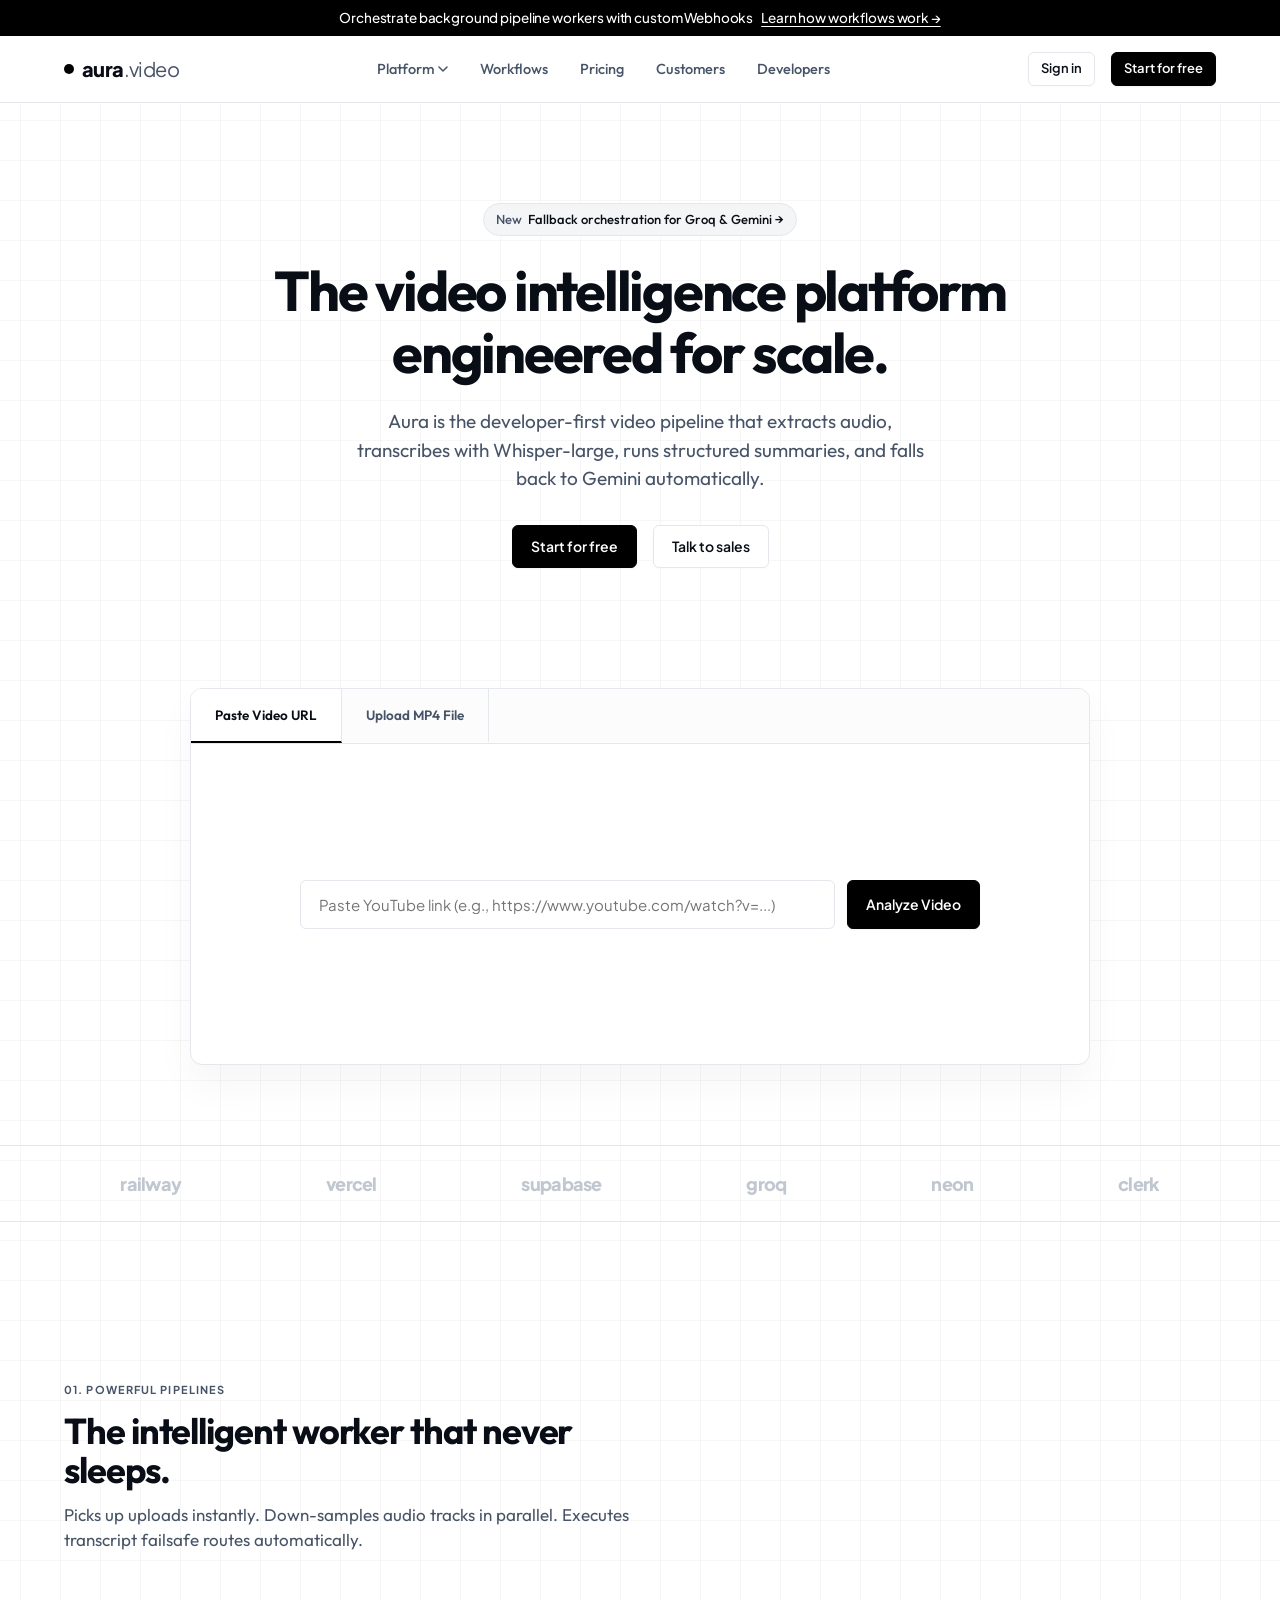
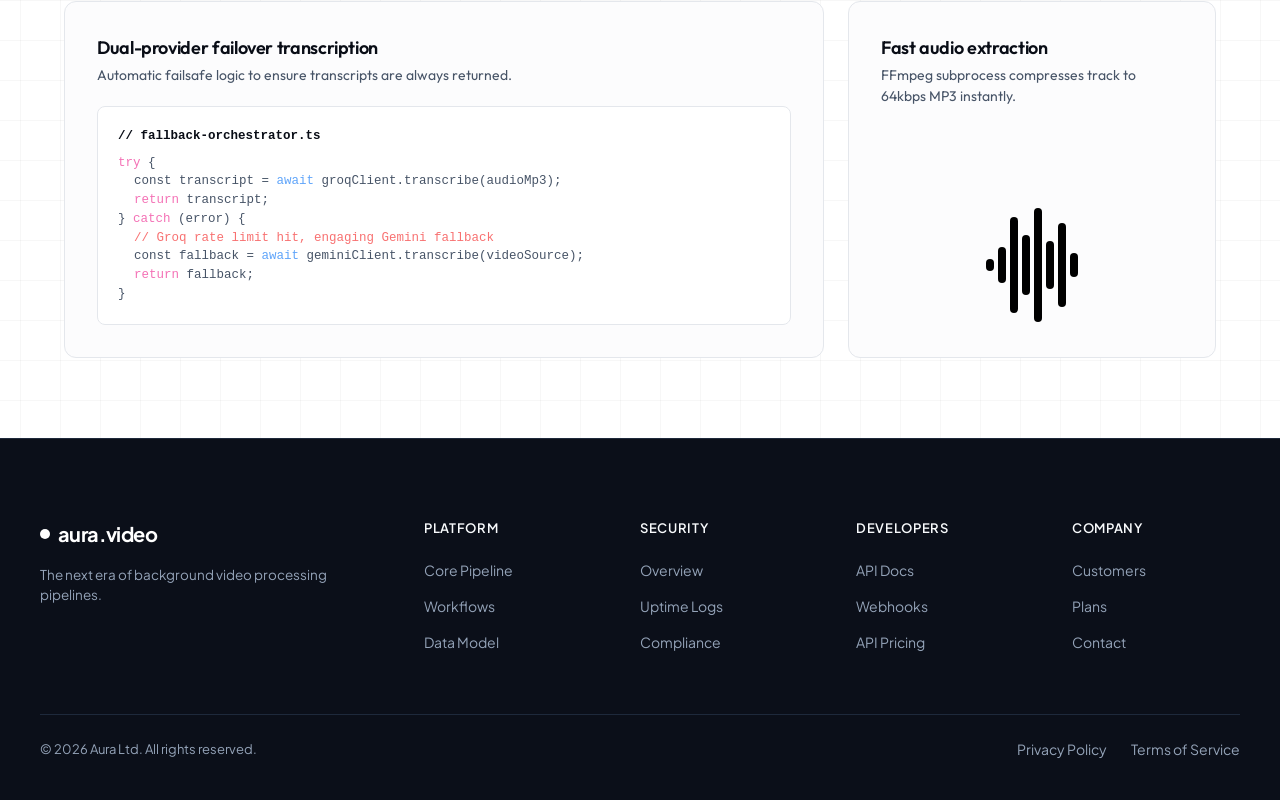
<file: index.html>
<!DOCTYPE html>
<html lang="en">
<head>
  <meta charset="UTF-8">
  <meta name="viewport" content="width=device-width, initial-scale=1.0">
  <title>Aura — The video intelligence platform engineered for scale</title>
  <link rel="stylesheet" href="css/style.css">
</head>
<body>

  <!-- Top Notification Banner -->
  <div class="notification-banner">
    Orchestrate background pipeline workers with custom Webhooks
    <a href="workflows.html">Learn how workflows work &rarr;</a>
  </div>

  <!-- Navigation Header -->
  <header class="main-header">
    <div class="header-container">
      <a href="index.html" class="logo-link">
        <span class="logo-dot"></span>
        <span class="logo-text">aura<span>.video</span></span>
      </a>
      <nav class="main-nav">
        <div class="nav-dropdown">
          <a href="features.html" class="nav-link">
            Platform
            <svg width="10" height="6" viewBox="0 0 10 6" fill="none" xmlns="http://www.w3.org/2000/svg">
              <path d="M1 1L5 5L9 1" stroke="currentColor" stroke-width="1.5" stroke-linecap="round" stroke-linejoin="round"/>
            </svg>
          </a>
          <div class="nav-dropdown-content">
            <a href="features.html" class="dropdown-item">
              <div class="dropdown-item-title">Core Pipeline</div>
              <div class="dropdown-item-desc">MP4 audio extraction & transcription</div>
            </a>
            <a href="workflows.html" class="dropdown-item">
              <div class="dropdown-item-title">Automations</div>
              <div class="dropdown-item-desc">Fallback rules & queue workers</div>
            </a>
            <a href="data-model.html" class="dropdown-item">
              <div class="dropdown-item-title">Universal Context</div>
              <div class="dropdown-item-desc">Prisma & Postgres relational logs</div>
            </a>
          </div>
        </div>
        <a href="workflows.html" class="nav-link">Workflows</a>
        <a href="pricing.html" class="nav-link">Pricing</a>
        <a href="customers.html" class="nav-link">Customers</a>
        <a href="developers.html" class="nav-link">Developers</a>
      </nav>
      <div class="header-ctas">
        <a href="dashboard.html" class="btn btn-secondary btn-sm">Sign in</a>
        <a href="dashboard.html?start=true" class="btn btn-primary btn-sm">Start for free</a>
      </div>
    </div>
  </header>

  <!-- Hero Section -->
  <section class="section-hero">
    <a href="workflows.html" class="hero-tag">
      <span>New</span> Fallback orchestration for Groq & Gemini &rarr;
    </a>
    <h1 class="hero-title">The video intelligence platform engineered for scale.</h1>
    <p class="hero-subtitle">
      Aura is the developer-first video pipeline that extracts audio, transcribes with Whisper-large, runs structured summaries, and falls back to Gemini automatically.
    </p>
    <div class="hero-ctas">
      <a href="dashboard.html?start=true" class="btn btn-primary">Start for free</a>
      <a href="developers.html" class="btn btn-secondary">Talk to sales</a>
    </div>
  </section>

  <!-- Interactive Console Mockup -->
  <div class="console-card" id="quick-analyzer-console">
    <div class="console-tabs">
      <div class="console-tab active" data-tab="url">Paste Video URL</div>
      <div class="console-tab" data-tab="upload">Upload MP4 File</div>
    </div>
    <div class="console-body">
      <!-- URL panel -->
      <div class="input-group" id="console-input-panel">
        <input type="text" id="quick-url-input" class="console-input" placeholder="Paste YouTube link (e.g., https://www.youtube.com/watch?v=...)">
        <button id="quick-analyze-btn" class="btn btn-primary">Analyze Video</button>
      </div>
      <!-- Upload panel -->
      <div class="dropzone" id="console-upload-panel" style="display:none;">
        <svg width="40" height="40" viewBox="0 0 24 24" fill="none" stroke="currentColor" stroke-width="1.5" stroke-linecap="round" stroke-linejoin="round">
          <path d="M21 15v4a2 2 0 0 1-2 2H5a2 2 0 0 1-2-2v-4"/>
          <polyline points="17 8 12 3 7 8"/>
          <line x1="12" y1="3" x2="12" y2="15"/>
        </svg>
        <p style="font-size: 14.5px; font-weight:600; color:var(--text-primary); margin-bottom: 4px;">Drag and drop video files here</p>
        <p style="font-size: 12.5px; color:var(--text-secondary);">Supports MP4, MOV or AVI up to 100MB</p>
      </div>
    </div>
  </div>

  <!-- Customer Logos -->
  <div class="logos-container">
    <div class="logos-grid">
      <span class="logo-item">railway</span>
      <span class="logo-item">vercel</span>
      <span class="logo-item">supabase</span>
      <span class="logo-item">groq</span>
      <span class="logo-item">neon</span>
      <span class="logo-item">clerk</span>
    </div>
  </div>

  <!-- Bento Section 1 -->
  <section class="section-container">
    <div style="margin-bottom: 48px; max-width: 600px;">
      <span class="feature-label">01. POWERFUL PIPELINES</span>
      <h2 style="font-size: 36px; font-weight: 700; letter-spacing:-0.03em; line-height: 1.1;">The intelligent worker that never sleeps.</h2>
      <p style="color:var(--text-secondary); font-size:17px; margin-top:12px;">Picks up uploads instantly. Down-samples audio tracks in parallel. Executes transcript failsafe routes automatically.</p>
    </div>

    <div class="bento-grid">
      <div class="bento-card col-8">
        <div class="bento-card-header">
          <h3 class="bento-card-title">Dual-provider failover transcription</h3>
          <p class="bento-card-subtitle">Automatic failsafe logic to ensure transcripts are always returned.</p>
        </div>
        <div style="margin-top:auto; background: #ffffff; border:1px solid var(--border-color); border-radius:8px; padding:20px; font-family:monospace; font-size:12.5px; line-height:1.5; color:var(--text-secondary);">
          <div style="color:var(--text-primary); font-weight:600; margin-bottom:8px;">// fallback-orchestrator.ts</div>
          <div><span style="color:#f472b6;">try</span> {</div>
          <div style="padding-left:16px;">const transcript = <span style="color:#60a5fa;">await</span> groqClient.transcribe(audioMp3);</div>
          <div style="padding-left:16px;"><span style="color:#f472b6;">return</span> transcript;</div>
          <div>} <span style="color:#f472b6;">catch</span> (error) {</div>
          <div style="padding-left:16px; color:#f87171;">// Groq rate limit hit, engaging Gemini fallback</div>
          <div style="padding-left:16px;">const fallback = <span style="color:#60a5fa;">await</span> geminiClient.transcribe(videoSource);</div>
          <div style="padding-left:16px;"><span style="color:#f472b6;">return</span> fallback;</div>
          <div>}</div>
        </div>
      </div>
      <div class="bento-card col-4">
        <div class="bento-card-header">
          <h3 class="bento-card-title">Fast audio extraction</h3>
          <p class="bento-card-subtitle">FFmpeg subprocess compresses track to 64kbps MP3 instantly.</p>
        </div>
        <div style="margin-top:auto; height: 120px; display:flex; align-items:center; justify-content:center; gap:4px;">
          <div style="height:10%; width:8px; background-color:var(--accent-color); border-radius:4px;"></div>
          <div style="height:30%; width:8px; background-color:var(--accent-color); border-radius:4px;"></div>
          <div style="height:80%; width:8px; background-color:var(--accent-color); border-radius:4px;"></div>
          <div style="height:50%; width:8px; background-color:var(--accent-color); border-radius:4px;"></div>
          <div style="height:95%; width:8px; background-color:var(--accent-color); border-radius:4px;"></div>
          <div style="height:40%; width:8px; background-color:var(--accent-color); border-radius:4px;"></div>
          <div style="height:70%; width:8px; background-color:var(--accent-color); border-radius:4px;"></div>
          <div style="height:20%; width:8px; background-color:var(--accent-color); border-radius:4px;"></div>
        </div>
      </div>
    </div>
  </section>

  <!-- Footer -->
  <footer class="main-footer">
    <div class="footer-container">
      <div class="footer-brand">
        <a href="index.html" class="footer-logo">
          <span class="footer-logo-dot"></span>
          <span>aura.video</span>
        </a>
        <p class="footer-copy">The next era of background video processing pipelines.</p>
      </div>
      <div>
        <h4 class="footer-links-title">Platform</h4>
        <ul class="footer-links-list">
          <li><a href="features.html" class="footer-link">Core Pipeline</a></li>
          <li><a href="workflows.html" class="footer-link">Workflows</a></li>
          <li><a href="data-model.html" class="footer-link">Data Model</a></li>
        </ul>
      </div>
      <div>
        <h4 class="footer-links-title">Security</h4>
        <ul class="footer-links-list">
          <li><a href="security.html" class="footer-link">Overview</a></li>
          <li><a href="security.html" class="footer-link">Uptime Logs</a></li>
          <li><a href="security.html" class="footer-link">Compliance</a></li>
        </ul>
      </div>
      <div>
        <h4 class="footer-links-title">Developers</h4>
        <ul class="footer-links-list">
          <li><a href="developers.html" class="footer-link">API Docs</a></li>
          <li><a href="developers.html" class="footer-link">Webhooks</a></li>
          <li><a href="pricing.html" class="footer-link">API Pricing</a></li>
        </ul>
      </div>
      <div>
        <h4 class="footer-links-title">Company</h4>
        <ul class="footer-links-list">
          <li><a href="customers.html" class="footer-link">Customers</a></li>
          <li><a href="pricing.html" class="footer-link">Plans</a></li>
          <li><a href="index.html" class="footer-link">Contact</a></li>
        </ul>
      </div>
    </div>
    <div class="footer-bottom">
      <span>&copy; 2026 Aura Ltd. All rights reserved.</span>
      <div style="display:flex; gap:24px;">
        <a href="#" class="footer-link">Privacy Policy</a>
        <a href="#" class="footer-link">Terms of Service</a>
      </div>
    </div>
  </footer>

  <script src="js/app.js"></script>
</body>
</html>
</file>
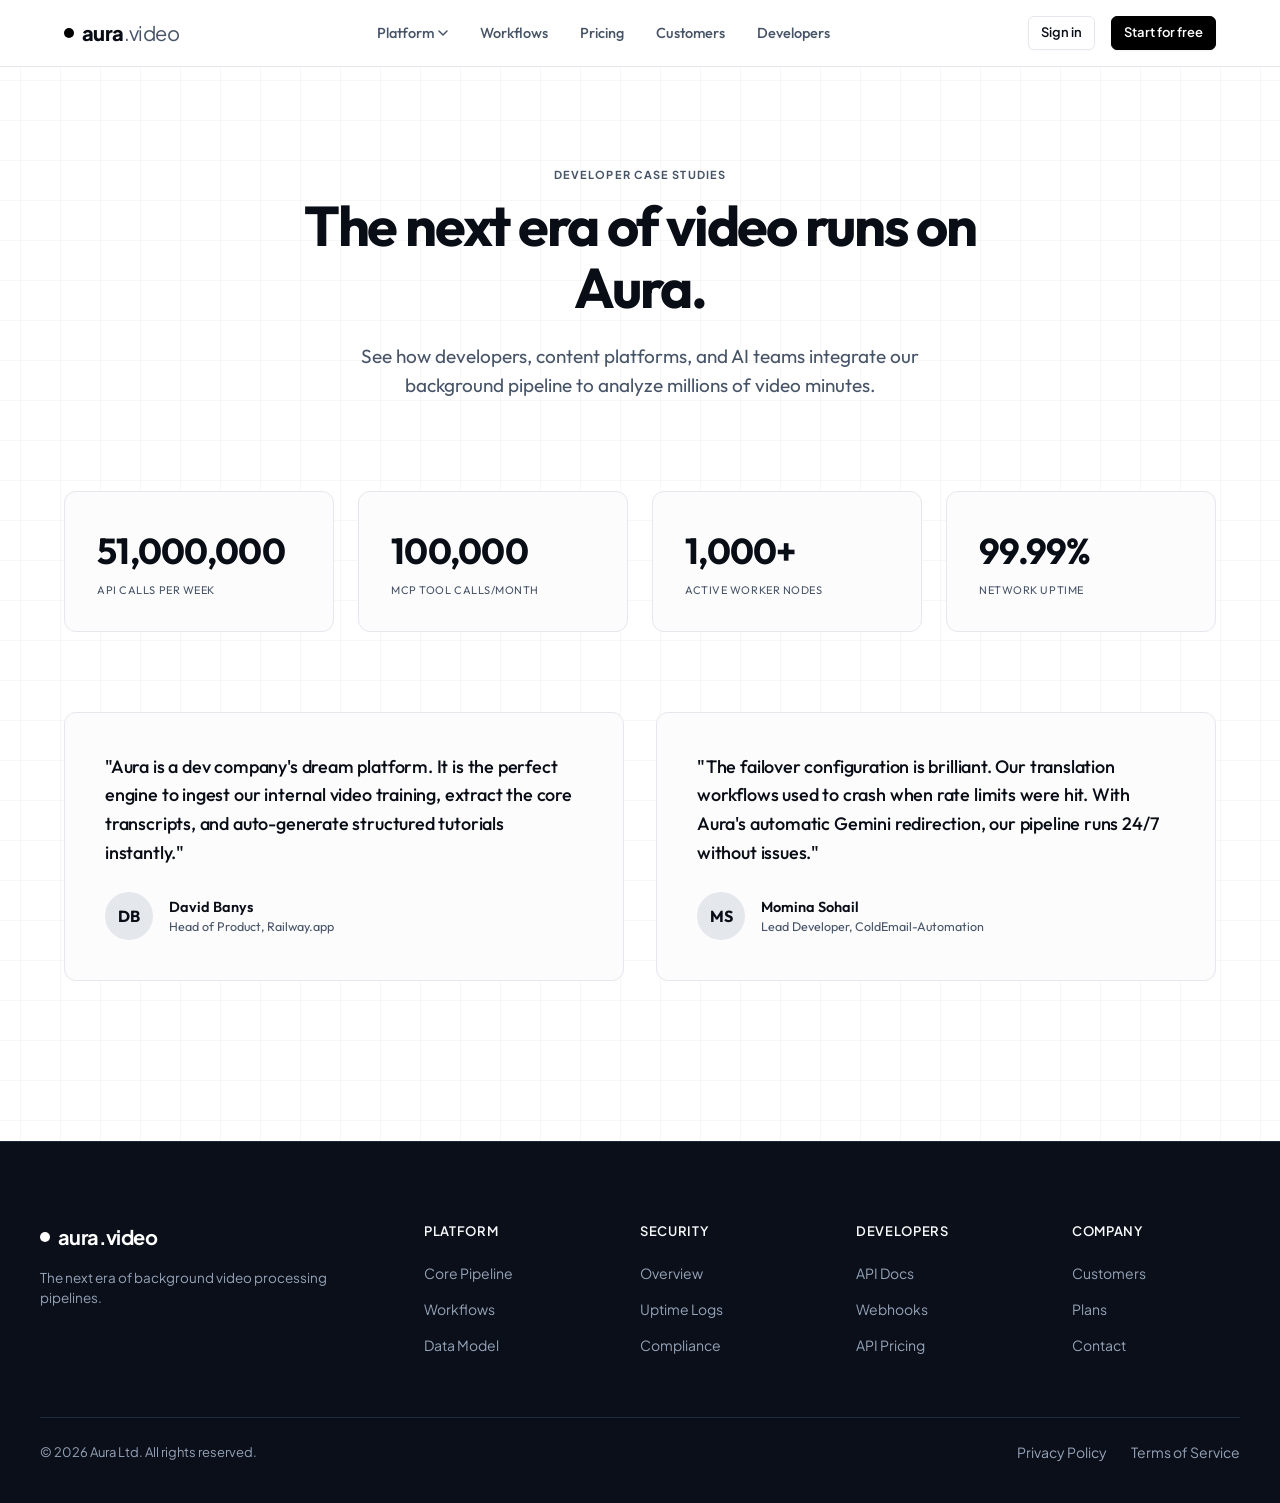
<file: customers.html>
<!DOCTYPE html>
<html lang="en">
<head>
  <meta charset="UTF-8">
  <meta name="viewport" content="width=device-width, initial-scale=1.0">
  <title>Customers — Developer Feedback & Aura Scaling Metrics</title>
  <link rel="stylesheet" href="css/style.css">
  <style>
    .testimonial-grid {
      display: grid;
      grid-template-columns: repeat(2, 1fr);
      gap: 32px;
      margin-bottom: 80px;
    }
    @media (max-width: 768px) {
      .testimonial-grid {
        grid-template-columns: 1fr;
      }
    }
    .testimonial-card {
      border: 1px solid var(--border-color);
      border-radius: 12px;
      padding: 40px;
      background-color: var(--bg-card);
      display: flex;
      flex-direction: column;
      justify-content: space-between;
    }
    .testimonial-quote {
      font-size: 18px;
      font-weight: 500;
      color: var(--text-primary);
      line-height: 1.6;
      margin-bottom: 24px;
      letter-spacing: -0.01em;
    }
    .testimonial-author {
      display: flex;
      align-items: center;
      gap: 16px;
    }
    .testimonial-avatar {
      width: 48px;
      height: 48px;
      background-color: #e4e7ec;
      border-radius: 50%;
      display: flex;
      align-items: center;
      justify-content: center;
      font-weight: 700;
      font-size: 16px;
      color: var(--text-primary);
    }
  </style>
</head>
<body>

  <!-- Navigation Header -->
  <header class="main-header">
    <div class="header-container">
      <a href="index.html" class="logo-link">
        <span class="logo-dot"></span>
        <span class="logo-text">aura<span>.video</span></span>
      </a>
      <nav class="main-nav">
        <div class="nav-dropdown">
          <a href="features.html" class="nav-link">
            Platform
            <svg width="10" height="6" viewBox="0 0 10 6" fill="none" xmlns="http://www.w3.org/2000/svg">
              <path d="M1 1L5 5L9 1" stroke="currentColor" stroke-width="1.5" stroke-linecap="round" stroke-linejoin="round"/>
            </svg>
          </a>
          <div class="nav-dropdown-content">
            <a href="features.html" class="dropdown-item">
              <div class="dropdown-item-title">Core Pipeline</div>
              <div class="dropdown-item-desc">MP4 audio extraction & transcription</div>
            </a>
            <a href="workflows.html" class="dropdown-item">
              <div class="dropdown-item-title">Automations</div>
              <div class="dropdown-item-desc">Fallback rules & queue workers</div>
            </a>
            <a href="data-model.html" class="dropdown-item">
              <div class="dropdown-item-title">Universal Context</div>
              <div class="dropdown-item-desc">Prisma & Postgres relational logs</div>
            </a>
          </div>
        </div>
        <a href="workflows.html" class="nav-link">Workflows</a>
        <a href="pricing.html" class="nav-link">Pricing</a>
        <a href="customers.html" class="nav-link">Customers</a>
        <a href="developers.html" class="nav-link">Developers</a>
      </nav>
      <div class="header-ctas">
        <a href="dashboard.html" class="btn btn-secondary btn-sm">Sign in</a>
        <a href="dashboard.html?start=true" class="btn btn-primary btn-sm">Start for free</a>
      </div>
    </div>
  </header>

  <!-- Hero Section -->
  <section class="section-hero">
    <span class="feature-label">DEVELOPER CASE STUDIES</span>
    <h1 class="hero-title">The next era of video runs on Aura.</h1>
    <p class="hero-subtitle">
      See how developers, content platforms, and AI teams integrate our background pipeline to analyze millions of video minutes.
    </p>
  </section>

  <!-- Metrics Grid -->
  <section class="section-container" style="padding-top:0;">
    <div class="bento-grid" style="margin-bottom: 80px;">
      <div class="bento-card col-3">
        <div class="stat-val" style="font-size:36px;">51,000,000</div>
        <div class="stat-lbl" style="font-size:11px;">API calls per week</div>
      </div>
      <div class="bento-card col-3">
        <div class="stat-val" style="font-size:36px;">100,000</div>
        <div class="stat-lbl" style="font-size:11px;">MCP tool calls/month</div>
      </div>
      <div class="bento-card col-3">
        <div class="stat-val" style="font-size:36px;">1,000+</div>
        <div class="stat-lbl" style="font-size:11px;">Active worker nodes</div>
      </div>
      <div class="bento-card col-3">
        <div class="stat-val" style="font-size:36px;">99.99%</div>
        <div class="stat-lbl" style="font-size:11px;">Network uptime</div>
      </div>
    </div>

    <!-- Testimonials Grid -->
    <div class="testimonial-grid">
      <div class="testimonial-card">
        <div class="testimonial-quote">
          "Aura is a dev company's dream platform. It is the perfect engine to ingest our internal video training, extract the core transcripts, and auto-generate structured tutorials instantly."
        </div>
        <div class="testimonial-author">
          <div class="testimonial-avatar">DB</div>
          <div>
            <div style="font-weight:600; font-size:14.5px; color:var(--text-primary);">David Banys</div>
            <div style="font-size:12.5px; color:var(--text-secondary);">Head of Product, Railway.app</div>
          </div>
        </div>
      </div>

      <div class="testimonial-card">
        <div class="testimonial-quote">
          "The failover configuration is brilliant. Our translation workflows used to crash when rate limits were hit. With Aura's automatic Gemini redirection, our pipeline runs 24/7 without issues."
        </div>
        <div class="testimonial-author">
          <div class="testimonial-avatar">MS</div>
          <div>
            <div style="font-weight:600; font-size:14.5px; color:var(--text-primary);">Momina Sohail</div>
            <div style="font-size:12.5px; color:var(--text-secondary);">Lead Developer, ColdEmail-Automation</div>
          </div>
        </div>
      </div>
    </div>
  </section>

  <!-- Footer -->
  <footer class="main-footer">
    <div class="footer-container">
      <div class="footer-brand">
        <a href="index.html" class="footer-logo">
          <span class="footer-logo-dot"></span>
          <span>aura.video</span>
        </a>
        <p class="footer-copy">The next era of background video processing pipelines.</p>
      </div>
      <div>
        <h4 class="footer-links-title">Platform</h4>
        <ul class="footer-links-list">
          <li><a href="features.html" class="footer-link">Core Pipeline</a></li>
          <li><a href="workflows.html" class="footer-link">Workflows</a></li>
          <li><a href="data-model.html" class="footer-link">Data Model</a></li>
        </ul>
      </div>
      <div>
        <h4 class="footer-links-title">Security</h4>
        <ul class="footer-links-list">
          <li><a href="security.html" class="footer-link">Overview</a></li>
          <li><a href="security.html" class="footer-link">Uptime Logs</a></li>
          <li><a href="security.html" class="footer-link">Compliance</a></li>
        </ul>
      </div>
      <div>
        <h4 class="footer-links-title">Developers</h4>
        <ul class="footer-links-list">
          <li><a href="developers.html" class="footer-link">API Docs</a></li>
          <li><a href="developers.html" class="footer-link">Webhooks</a></li>
          <li><a href="pricing.html" class="footer-link">API Pricing</a></li>
        </ul>
      </div>
      <div>
        <h4 class="footer-links-title">Company</h4>
        <ul class="footer-links-list">
          <li><a href="customers.html" class="footer-link">Customers</a></li>
          <li><a href="pricing.html" class="footer-link">Plans</a></li>
          <li><a href="index.html" class="footer-link">Contact</a></li>
        </ul>
      </div>
    </div>
    <div class="footer-bottom">
      <span>&copy; 2026 Aura Ltd. All rights reserved.</span>
      <div style="display:flex; gap:24px;">
        <a href="#" class="footer-link">Privacy Policy</a>
        <a href="#" class="footer-link">Terms of Service</a>
      </div>
    </div>
  </footer>

  <script src="js/app.js"></script>
</body>
</html>
</file>
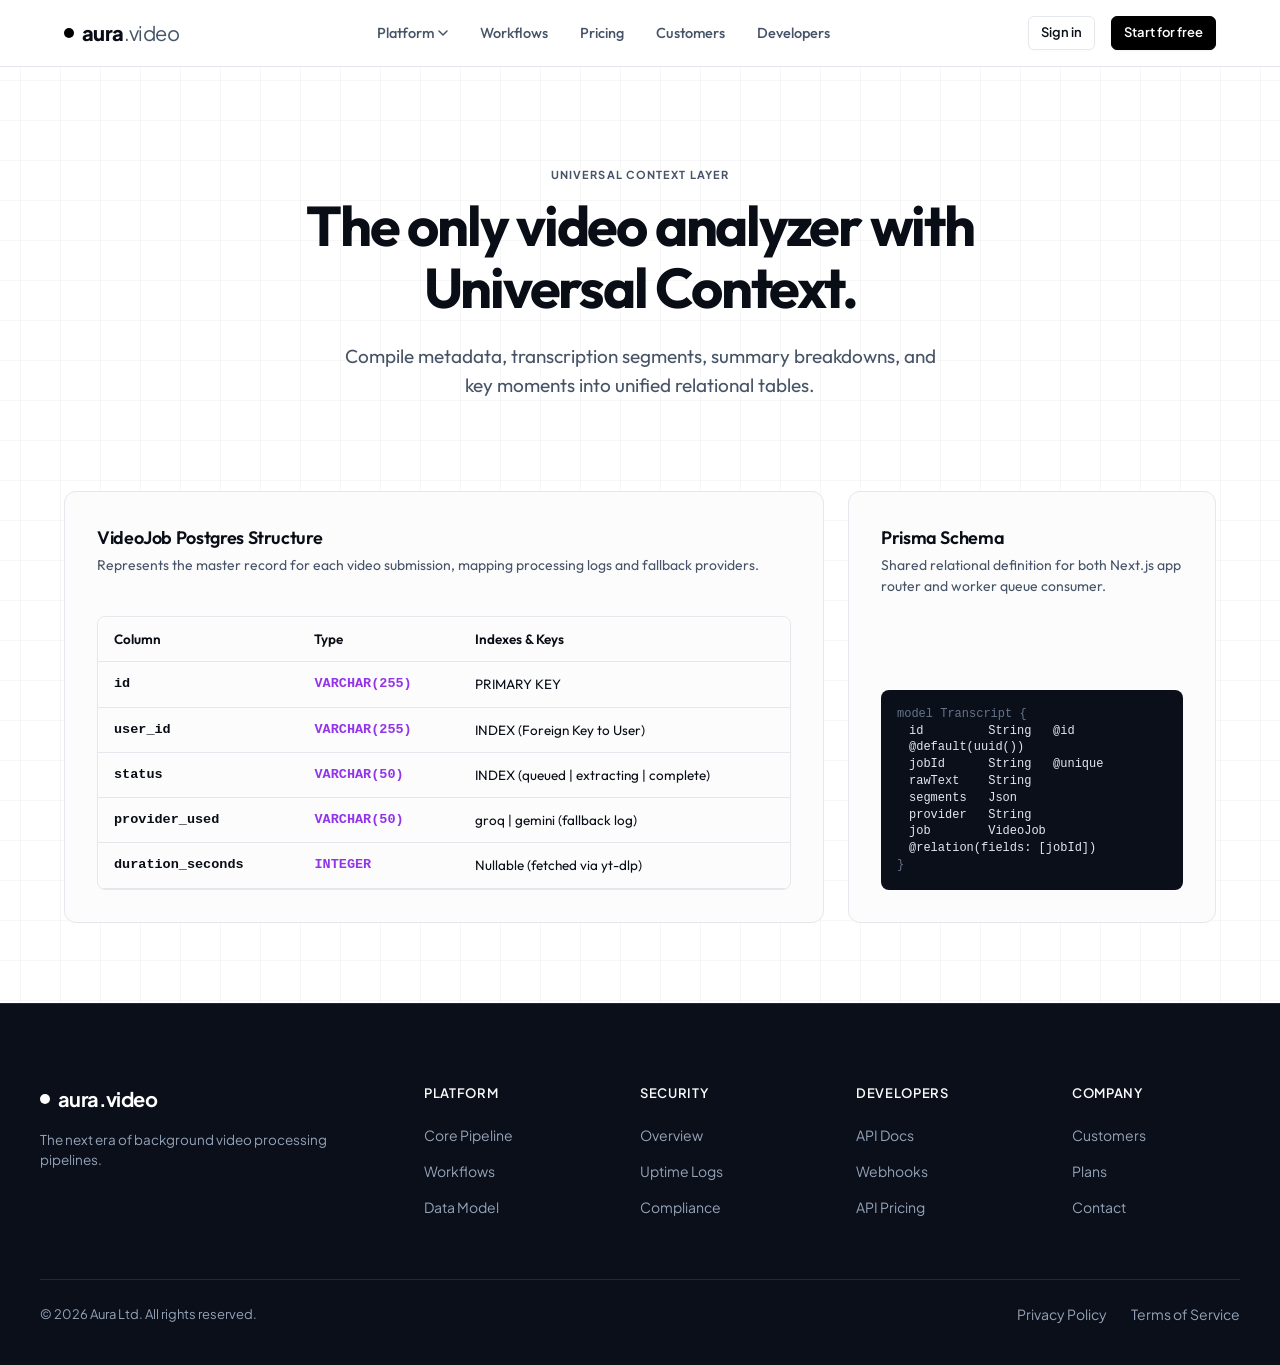
<file: data-model.html>
<!DOCTYPE html>
<html lang="en">
<head>
  <meta charset="UTF-8">
  <meta name="viewport" content="width=device-width, initial-scale=1.0">
  <title>Data Model — Postgres Schema & Universal Context Layer</title>
  <link rel="stylesheet" href="css/style.css">
  <style>
    .schema-table {
      width: 100%;
      border-collapse: collapse;
      font-size: 13.5px;
      text-align: left;
    }
    .schema-table th, .schema-table td {
      padding: 12px 16px;
      border-bottom: 1px solid var(--border-color);
    }
    .schema-table th {
      background-color: var(--bg-card);
      font-weight: 600;
      color: var(--text-primary);
    }
    .schema-type {
      font-family: monospace;
      color: #9333ea;
      font-weight: 600;
    }
    .schema-key {
      font-family: monospace;
      font-weight: 600;
    }
  </style>
</head>
<body>

  <!-- Navigation Header -->
  <header class="main-header">
    <div class="header-container">
      <a href="index.html" class="logo-link">
        <span class="logo-dot"></span>
        <span class="logo-text">aura<span>.video</span></span>
      </a>
      <nav class="main-nav">
        <div class="nav-dropdown">
          <a href="features.html" class="nav-link">
            Platform
            <svg width="10" height="6" viewBox="0 0 10 6" fill="none" xmlns="http://www.w3.org/2000/svg">
              <path d="M1 1L5 5L9 1" stroke="currentColor" stroke-width="1.5" stroke-linecap="round" stroke-linejoin="round"/>
            </svg>
          </a>
          <div class="nav-dropdown-content">
            <a href="features.html" class="dropdown-item">
              <div class="dropdown-item-title">Core Pipeline</div>
              <div class="dropdown-item-desc">MP4 audio extraction & transcription</div>
            </a>
            <a href="workflows.html" class="dropdown-item">
              <div class="dropdown-item-title">Automations</div>
              <div class="dropdown-item-desc">Fallback rules & queue workers</div>
            </a>
            <a href="data-model.html" class="dropdown-item">
              <div class="dropdown-item-title">Universal Context</div>
              <div class="dropdown-item-desc">Prisma & Postgres relational logs</div>
            </a>
          </div>
        </div>
        <a href="workflows.html" class="nav-link">Workflows</a>
        <a href="pricing.html" class="nav-link">Pricing</a>
        <a href="customers.html" class="nav-link">Customers</a>
        <a href="developers.html" class="nav-link">Developers</a>
      </nav>
      <div class="header-ctas">
        <a href="dashboard.html" class="btn btn-secondary btn-sm">Sign in</a>
        <a href="dashboard.html?start=true" class="btn btn-primary btn-sm">Start for free</a>
      </div>
    </div>
  </header>

  <!-- Hero Section -->
  <section class="section-hero">
    <span class="feature-label">UNIVERSAL CONTEXT LAYER</span>
    <h1 class="hero-title">The only video analyzer with Universal Context.</h1>
    <p class="hero-subtitle">
      Compile metadata, transcription segments, summary breakdowns, and key moments into unified relational tables.
    </p>
  </section>

  <!-- Database Schema Representation -->
  <section class="section-container" style="padding-top: 0;">
    <div class="bento-grid">
      <!-- Database Table: VideoJob -->
      <div class="bento-card col-8">
        <div class="bento-card-header">
          <h3 class="bento-card-title">VideoJob Postgres Structure</h3>
          <p class="bento-card-subtitle">Represents the master record for each video submission, mapping processing logs and fallback providers.</p>
        </div>
        <div style="margin-top:20px; border:1px solid var(--border-color); border-radius:8px; overflow:hidden;">
          <table class="schema-table">
            <thead>
              <tr>
                <th>Column</th>
                <th>Type</th>
                <th>Indexes & Keys</th>
              </tr>
            </thead>
            <tbody>
              <tr>
                <td class="schema-key">id</td>
                <td class="schema-type">VARCHAR(255)</td>
                <td>PRIMARY KEY</td>
              </tr>
              <tr>
                <td class="schema-key">user_id</td>
                <td class="schema-type">VARCHAR(255)</td>
                <td>INDEX (Foreign Key to User)</td>
              </tr>
              <tr>
                <td class="schema-key">status</td>
                <td class="schema-type">VARCHAR(50)</td>
                <td>INDEX (queued | extracting | complete)</td>
              </tr>
              <tr>
                <td class="schema-key">provider_used</td>
                <td class="schema-type">VARCHAR(50)</td>
                <td>groq | gemini (fallback log)</td>
              </tr>
              <tr>
                <td class="schema-key">duration_seconds</td>
                <td class="schema-type">INTEGER</td>
                <td>Nullable (fetched via yt-dlp)</td>
              </tr>
            </tbody>
          </table>
        </div>
      </div>

      <!-- Prisma Schema Bento Card -->
      <div class="bento-card col-4">
        <div class="bento-card-header">
          <h3 class="bento-card-title">Prisma Schema</h3>
          <p class="bento-card-subtitle">Shared relational definition for both Next.js app router and worker queue consumer.</p>
        </div>
        <div style="margin-top:auto; padding:16px; background-color:#0b0f19; border-radius:8px; font-family:monospace; font-size:12px; color:#e2e8f0; line-height:1.4;">
          <div style="color:#64748b;">model Transcript {</div>
          <div style="padding-left:12px;">id &nbsp;&nbsp;&nbsp;&nbsp;&nbsp;&nbsp;&nbsp;&nbsp;String &nbsp;&nbsp;@id @default(uuid())</div>
          <div style="padding-left:12px;">jobId &nbsp;&nbsp;&nbsp;&nbsp;&nbsp;String &nbsp;&nbsp;@unique</div>
          <div style="padding-left:12px;">rawText &nbsp;&nbsp;&nbsp;String</div>
          <div style="padding-left:12px;">segments &nbsp;&nbsp;Json</div>
          <div style="padding-left:12px;">provider &nbsp;&nbsp;String</div>
          <div style="padding-left:12px;">job &nbsp;&nbsp;&nbsp;&nbsp;&nbsp;&nbsp;&nbsp;VideoJob @relation(fields: [jobId])</div>
          <div style="color:#64748b;">}</div>
        </div>
      </div>
    </div>
  </section>

  <!-- Footer -->
  <footer class="main-footer">
    <div class="footer-container">
      <div class="footer-brand">
        <a href="index.html" class="footer-logo">
          <span class="footer-logo-dot"></span>
          <span>aura.video</span>
        </a>
        <p class="footer-copy">The next era of background video processing pipelines.</p>
      </div>
      <div>
        <h4 class="footer-links-title">Platform</h4>
        <ul class="footer-links-list">
          <li><a href="features.html" class="footer-link">Core Pipeline</a></li>
          <li><a href="workflows.html" class="footer-link">Workflows</a></li>
          <li><a href="data-model.html" class="footer-link">Data Model</a></li>
        </ul>
      </div>
      <div>
        <h4 class="footer-links-title">Security</h4>
        <ul class="footer-links-list">
          <li><a href="security.html" class="footer-link">Overview</a></li>
          <li><a href="security.html" class="footer-link">Uptime Logs</a></li>
          <li><a href="security.html" class="footer-link">Compliance</a></li>
        </ul>
      </div>
      <div>
        <h4 class="footer-links-title">Developers</h4>
        <ul class="footer-links-list">
          <li><a href="developers.html" class="footer-link">API Docs</a></li>
          <li><a href="developers.html" class="footer-link">Webhooks</a></li>
          <li><a href="pricing.html" class="footer-link">API Pricing</a></li>
        </ul>
      </div>
      <div>
        <h4 class="footer-links-title">Company</h4>
        <ul class="footer-links-list">
          <li><a href="customers.html" class="footer-link">Customers</a></li>
          <li><a href="pricing.html" class="footer-link">Plans</a></li>
          <li><a href="index.html" class="footer-link">Contact</a></li>
        </ul>
      </div>
    </div>
    <div class="footer-bottom">
      <span>&copy; 2026 Aura Ltd. All rights reserved.</span>
      <div style="display:flex; gap:24px;">
        <a href="#" class="footer-link">Privacy Policy</a>
        <a href="#" class="footer-link">Terms of Service</a>
      </div>
    </div>
  </footer>

  <script src="js/app.js"></script>
</body>
</html>
</file>
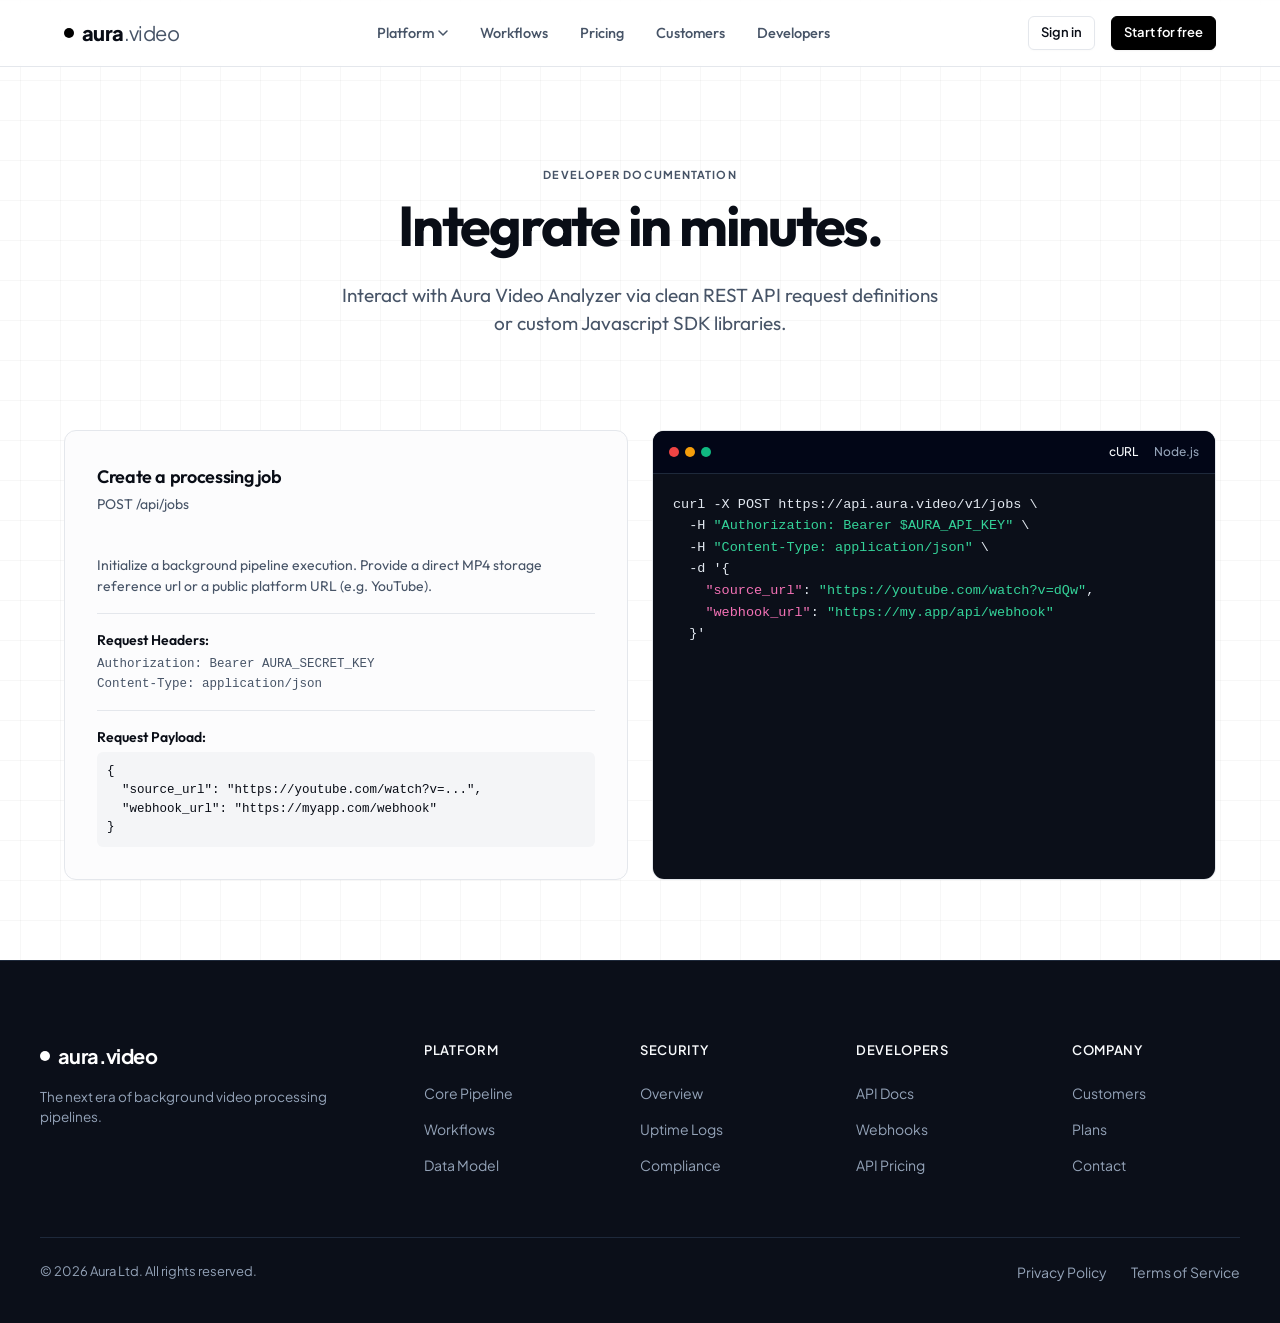
<file: developers.html>
<!DOCTYPE html>
<html lang="en">
<head>
  <meta charset="UTF-8">
  <meta name="viewport" content="width=device-width, initial-scale=1.0">
  <title>Developers — API Documentation & Webhook Configurations</title>
  <link rel="stylesheet" href="css/style.css">
</head>
<body>

  <!-- Navigation Header -->
  <header class="main-header">
    <div class="header-container">
      <a href="index.html" class="logo-link">
        <span class="logo-dot"></span>
        <span class="logo-text">aura<span>.video</span></span>
      </a>
      <nav class="main-nav">
        <div class="nav-dropdown">
          <a href="features.html" class="nav-link">
            Platform
            <svg width="10" height="6" viewBox="0 0 10 6" fill="none" xmlns="http://www.w3.org/2000/svg">
              <path d="M1 1L5 5L9 1" stroke="currentColor" stroke-width="1.5" stroke-linecap="round" stroke-linejoin="round"/>
            </svg>
          </a>
          <div class="nav-dropdown-content">
            <a href="features.html" class="dropdown-item">
              <div class="dropdown-item-title">Core Pipeline</div>
              <div class="dropdown-item-desc">MP4 audio extraction & transcription</div>
            </a>
            <a href="workflows.html" class="dropdown-item">
              <div class="dropdown-item-title">Automations</div>
              <div class="dropdown-item-desc">Fallback rules & queue workers</div>
            </a>
            <a href="data-model.html" class="dropdown-item">
              <div class="dropdown-item-title">Universal Context</div>
              <div class="dropdown-item-desc">Prisma & Postgres relational logs</div>
            </a>
          </div>
        </div>
        <a href="workflows.html" class="nav-link">Workflows</a>
        <a href="pricing.html" class="nav-link">Pricing</a>
        <a href="customers.html" class="nav-link">Customers</a>
        <a href="developers.html" class="nav-link">Developers</a>
      </nav>
      <div class="header-ctas">
        <a href="dashboard.html" class="btn btn-secondary btn-sm">Sign in</a>
        <a href="dashboard.html?start=true" class="btn btn-primary btn-sm">Start for free</a>
      </div>
    </div>
  </header>

  <!-- Hero Section -->
  <section class="section-hero">
    <span class="feature-label">DEVELOPER DOCUMENTATION</span>
    <h1 class="hero-title">Integrate in minutes.</h1>
    <p class="hero-subtitle">
      Interact with Aura Video Analyzer via clean REST API request definitions or custom Javascript SDK libraries.
    </p>
  </section>

  <!-- API Reference Content -->
  <section class="section-container" style="padding-top:0;">
    <div class="bento-grid">
      <!-- Left side: API details -->
      <div class="bento-card col-6">
        <div class="bento-card-header">
          <h3 class="bento-card-title">Create a processing job</h3>
          <p class="bento-card-subtitle">POST /api/jobs</p>
        </div>
        <div style="margin-top:20px; font-size:14px; color:var(--text-secondary); display:flex; flex-direction:column; gap:16px;">
          <p>Initialize a background pipeline execution. Provide a direct MP4 storage reference url or a public platform URL (e.g. YouTube).</p>
          <div style="border-top:1px solid var(--border-color); padding-top:16px;">
            <div style="font-weight:600; color:var(--text-primary); margin-bottom:4px;">Request Headers:</div>
            <div style="font-family:monospace; font-size:12.5px;">Authorization: Bearer AURA_SECRET_KEY</div>
            <div style="font-family:monospace; font-size:12.5px; margin-top:2px;">Content-Type: application/json</div>
          </div>
          <div style="border-top:1px solid var(--border-color); padding-top:16px;">
            <div style="font-weight:600; color:var(--text-primary); margin-bottom:4px;">Request Payload:</div>
            <div style="font-family:monospace; font-size:12.5px; background:var(--accent-light); padding:10px; border-radius:6px; color:var(--text-primary);">
              {<br>
              &nbsp;&nbsp;"source_url": "https://youtube.com/watch?v=...",<br>
              &nbsp;&nbsp;"webhook_url": "https://myapp.com/webhook"<br>
              }
            </div>
          </div>
        </div>
      </div>

      <!-- Right side: Code block (Interactive switcher mockup) -->
      <div class="bento-card col-6" style="padding:0;">
        <div class="code-window" style="height:100%; border:none; border-radius:0;">
          <div class="code-header">
            <div class="code-dots">
              <span class="code-dot-item"></span>
              <span class="code-dot-item"></span>
              <span class="code-dot-item"></span>
            </div>
            <div class="code-lang-tabs">
              <span class="code-lang-tab active" id="tab-curl">cURL</span>
              <span class="code-lang-tab" id="tab-js">Node.js</span>
            </div>
          </div>
          <div class="code-body" id="code-curl-body">
            <pre>
curl -X POST https://api.aura.video/v1/jobs \
  -H <span class="code-string">"Authorization: Bearer $AURA_API_KEY"</span> \
  -H <span class="code-string">"Content-Type: application/json"</span> \
  -d '{
    <span class="code-keyword">"source_url"</span>: <span class="code-string">"https://youtube.com/watch?v=dQw"</span>,
    <span class="code-keyword">"webhook_url"</span>: <span class="code-string">"https://my.app/api/webhook"</span>
  }'
            </pre>
          </div>
          <div class="code-body" id="code-js-body" style="display:none;">
            <pre>
<span class="code-keyword">const</span> fetch = require(<span class="code-string">'node-fetch'</span>);

<span class="code-keyword">const</span> response = <span class="code-keyword">await</span> fetch(<span class="code-string">'https://api.aura.video/v1/jobs'</span>, {
  method: <span class="code-string">'POST'</span>,
  headers: {
    <span class="code-string">'Authorization'</span>: <span class="code-string">'Bearer '</span> + process.env.AURA_KEY,
    <span class="code-string">'Content-Type'</span>: <span class="code-string">'application/json'</span>
  },
  body: JSON.stringify({
    source_url: <span class="code-string">'https://youtube.com/watch?v=dQw'</span>,
    webhook_url: <span class="code-string">'https://my.app/api/webhook'</span>
  })
});

<span class="code-keyword">const</span> data = <span class="code-keyword">await</span> response.json();
console.log(<span class="code-variable">data.job_id</span>);
            </pre>
          </div>
        </div>
      </div>
    </div>
  </section>

  <!-- Footer -->
  <footer class="main-footer">
    <div class="footer-container">
      <div class="footer-brand">
        <a href="index.html" class="footer-logo">
          <span class="footer-logo-dot"></span>
          <span>aura.video</span>
        </a>
        <p class="footer-copy">The next era of background video processing pipelines.</p>
      </div>
      <div>
        <h4 class="footer-links-title">Platform</h4>
        <ul class="footer-links-list">
          <li><a href="features.html" class="footer-link">Core Pipeline</a></li>
          <li><a href="workflows.html" class="footer-link">Workflows</a></li>
          <li><a href="data-model.html" class="footer-link">Data Model</a></li>
        </ul>
      </div>
      <div>
        <h4 class="footer-links-title">Security</h4>
        <ul class="footer-links-list">
          <li><a href="security.html" class="footer-link">Overview</a></li>
          <li><a href="security.html" class="footer-link">Uptime Logs</a></li>
          <li><a href="security.html" class="footer-link">Compliance</a></li>
        </ul>
      </div>
      <div>
        <h4 class="footer-links-title">Developers</h4>
        <ul class="footer-links-list">
          <li><a href="developers.html" class="footer-link">API Docs</a></li>
          <li><a href="developers.html" class="footer-link">Webhooks</a></li>
          <li><a href="pricing.html" class="footer-link">API Pricing</a></li>
        </ul>
      </div>
      <div>
        <h4 class="footer-links-title">Company</h4>
        <ul class="footer-links-list">
          <li><a href="customers.html" class="footer-link">Customers</a></li>
          <li><a href="pricing.html" class="footer-link">Plans</a></li>
          <li><a href="index.html" class="footer-link">Contact</a></li>
        </ul>
      </div>
    </div>
    <div class="footer-bottom">
      <span>&copy; 2026 Aura Ltd. All rights reserved.</span>
      <div style="display:flex; gap:24px;">
        <a href="#" class="footer-link">Privacy Policy</a>
        <a href="#" class="footer-link">Terms of Service</a>
      </div>
    </div>
  </footer>

  <script>
    // Tab toggle logic specific to code display
    const tabCurl = document.getElementById("tab-curl");
    const tabJs = document.getElementById("tab-js");
    const bodyCurl = document.getElementById("code-curl-body");
    const bodyJs = document.getElementById("code-js-body");

    tabCurl.addEventListener("click", () => {
      tabCurl.classList.add("active");
      tabJs.classList.remove("active");
      bodyCurl.style.display = "block";
      bodyJs.style.display = "none";
    });

    tabJs.addEventListener("click", () => {
      tabJs.classList.add("active");
      tabCurl.classList.remove("active");
      bodyJs.style.display = "block";
      bodyCurl.style.display = "none";
    });
  </script>
</body>
</html>
</file>
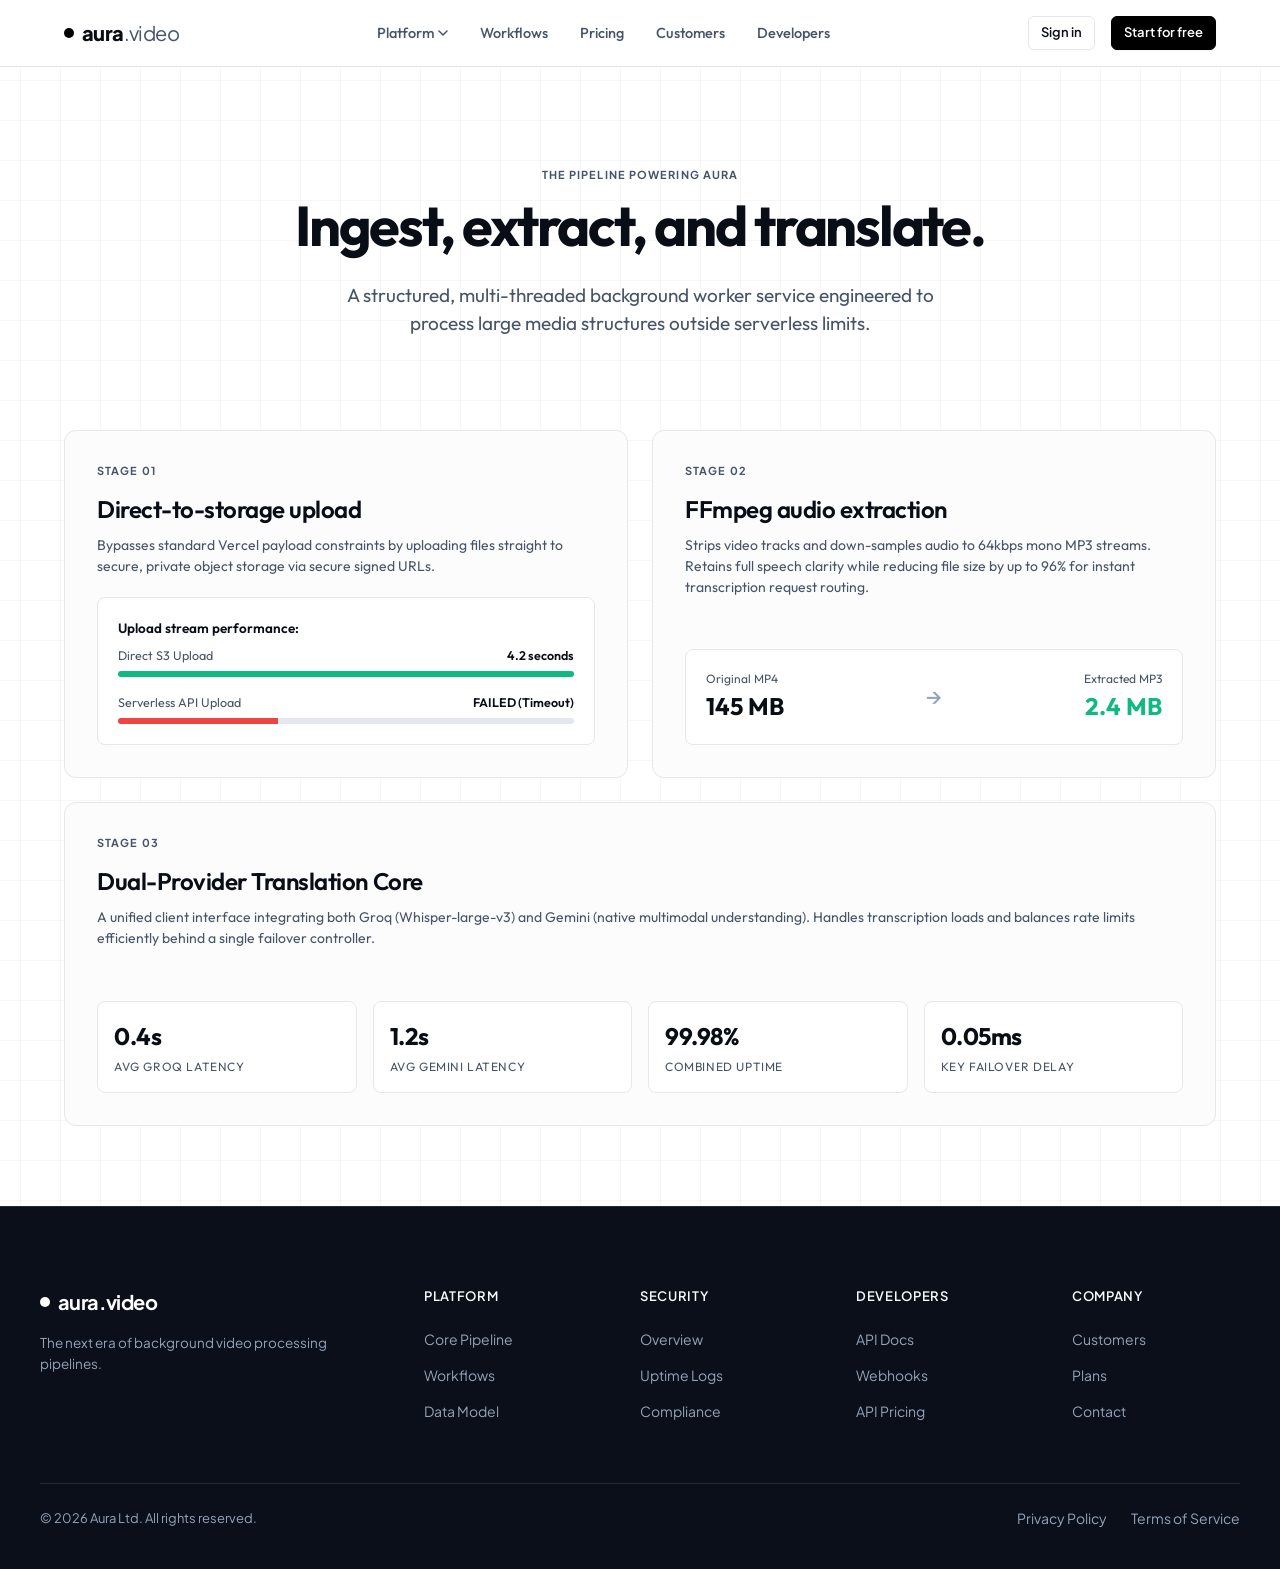
<file: features.html>
<!DOCTYPE html>
<html lang="en">
<head>
  <meta charset="UTF-8">
  <meta name="viewport" content="width=device-width, initial-scale=1.0">
  <title>Features — Aura Video Ingestion & Down-Sampling Pipeline</title>
  <link rel="stylesheet" href="css/style.css">
</head>
<body>

  <!-- Navigation Header -->
  <header class="main-header">
    <div class="header-container">
      <a href="index.html" class="logo-link">
        <span class="logo-dot"></span>
        <span class="logo-text">aura<span>.video</span></span>
      </a>
      <nav class="main-nav">
        <div class="nav-dropdown">
          <a href="features.html" class="nav-link">
            Platform
            <svg width="10" height="6" viewBox="0 0 10 6" fill="none" xmlns="http://www.w3.org/2000/svg">
              <path d="M1 1L5 5L9 1" stroke="currentColor" stroke-width="1.5" stroke-linecap="round" stroke-linejoin="round"/>
            </svg>
          </a>
          <div class="nav-dropdown-content">
            <a href="features.html" class="dropdown-item">
              <div class="dropdown-item-title">Core Pipeline</div>
              <div class="dropdown-item-desc">MP4 audio extraction & transcription</div>
            </a>
            <a href="workflows.html" class="dropdown-item">
              <div class="dropdown-item-title">Automations</div>
              <div class="dropdown-item-desc">Fallback rules & queue workers</div>
            </a>
            <a href="data-model.html" class="dropdown-item">
              <div class="dropdown-item-title">Universal Context</div>
              <div class="dropdown-item-desc">Prisma & Postgres relational logs</div>
            </a>
          </div>
        </div>
        <a href="workflows.html" class="nav-link">Workflows</a>
        <a href="pricing.html" class="nav-link">Pricing</a>
        <a href="customers.html" class="nav-link">Customers</a>
        <a href="developers.html" class="nav-link">Developers</a>
      </nav>
      <div class="header-ctas">
        <a href="dashboard.html" class="btn btn-secondary btn-sm">Sign in</a>
        <a href="dashboard.html?start=true" class="btn btn-primary btn-sm">Start for free</a>
      </div>
    </div>
  </header>

  <!-- Hero Section -->
  <section class="section-hero">
    <span class="feature-label">THE PIPELINE POWERING AURA</span>
    <h1 class="hero-title">Ingest, extract, and translate.</h1>
    <p class="hero-subtitle">
      A structured, multi-threaded background worker service engineered to process large media structures outside serverless limits.
    </p>
  </section>

  <!-- Core Pipeline Bento Grid -->
  <section class="section-container" style="padding-top: 0;">
    <div class="bento-grid">
      <!-- Card 1: Ingestion -->
      <div class="bento-card col-6">
        <div class="bento-card-header">
          <span class="feature-label" style="color:var(--text-secondary);">STAGE 01</span>
          <h3 class="bento-card-title" style="font-size:24px; margin-top:8px;">Direct-to-storage upload</h3>
          <p class="bento-card-subtitle" style="margin-top:8px;">Bypasses standard Vercel payload constraints by uploading files straight to secure, private object storage via secure signed URLs.</p>
        </div>
        <div style="margin-top:auto; padding:20px; background-color:#ffffff; border:1px solid var(--border-color); border-radius:8px;">
          <div style="font-weight:600; font-size:13.5px; margin-bottom:8px;">Upload stream performance:</div>
          <div style="display:flex; justify-content:space-between; font-size:12.5px; margin-bottom:6px; color:var(--text-secondary);">
            <span>Direct S3 Upload</span>
            <span style="font-weight:600; color:var(--text-primary);">4.2 seconds</span>
          </div>
          <div class="progress-bar-container" style="margin:4px 0 16px 0;"><div class="progress-bar-fill" style="width: 100%; background-color:#10b981;"></div></div>
          <div style="display:flex; justify-content:space-between; font-size:12.5px; margin-bottom:6px; color:var(--text-secondary);">
            <span>Serverless API Upload</span>
            <span style="font-weight:600; color:var(--text-primary);">FAILED (Timeout)</span>
          </div>
          <div class="progress-bar-container" style="margin:4px 0 0 0;"><div class="progress-bar-fill" style="width: 35%; background-color:#ef4444;"></div></div>
        </div>
      </div>

      <!-- Card 2: Audio Compression -->
      <div class="bento-card col-6">
        <div class="bento-card-header">
          <span class="feature-label" style="color:var(--text-secondary);">STAGE 02</span>
          <h3 class="bento-card-title" style="font-size:24px; margin-top:8px;">FFmpeg audio extraction</h3>
          <p class="bento-card-subtitle" style="margin-top:8px;">Strips video tracks and down-samples audio to 64kbps mono MP3 streams. Retains full speech clarity while reducing file size by up to 96% for instant transcription request routing.</p>
        </div>
        <div style="margin-top:auto; padding:20px; background-color:#ffffff; border:1px solid var(--border-color); border-radius:8px; display:flex; justify-content:space-between; align-items:center;">
          <div>
            <div style="font-size:12px; color:var(--text-secondary);">Original MP4</div>
            <div style="font-size:24px; font-weight:700;">145 MB</div>
          </div>
          <div style="font-size:24px; color:#94a3b8;">&rarr;</div>
          <div style="text-align:right;">
            <div style="font-size:12px; color:var(--text-secondary);">Extracted MP3</div>
            <div style="font-size:24px; font-weight:700; color:#10b981;">2.4 MB</div>
          </div>
        </div>
      </div>

      <!-- Card 3: Dual Translation -->
      <div class="bento-card col-12">
        <div class="bento-card-header">
          <span class="feature-label" style="color:var(--text-secondary);">STAGE 03</span>
          <h3 class="bento-card-title" style="font-size:24px; margin-top:8px;">Dual-Provider Translation Core</h3>
          <p class="bento-card-subtitle" style="margin-top:8px;">A unified client interface integrating both Groq (Whisper-large-v3) and Gemini (native multimodal understanding). Handles transcription loads and balances rate limits efficiently behind a single failover controller.</p>
        </div>
        <div class="stats-list" style="margin-top:32px;">
          <div class="stat-item">
            <div class="stat-val">0.4s</div>
            <div class="stat-lbl">Avg Groq latency</div>
          </div>
          <div class="stat-item">
            <div class="stat-val">1.2s</div>
            <div class="stat-lbl">Avg Gemini latency</div>
          </div>
          <div class="stat-item">
            <div class="stat-val">99.98%</div>
            <div class="stat-lbl">Combined uptime</div>
          </div>
          <div class="stat-item">
            <div class="stat-val">0.05ms</div>
            <div class="stat-lbl">Key failover delay</div>
          </div>
        </div>
      </div>
    </div>
  </section>

  <!-- Footer -->
  <footer class="main-footer">
    <div class="footer-container">
      <div class="footer-brand">
        <a href="index.html" class="footer-logo">
          <span class="footer-logo-dot"></span>
          <span>aura.video</span>
        </a>
        <p class="footer-copy">The next era of background video processing pipelines.</p>
      </div>
      <div>
        <h4 class="footer-links-title">Platform</h4>
        <ul class="footer-links-list">
          <li><a href="features.html" class="footer-link">Core Pipeline</a></li>
          <li><a href="workflows.html" class="footer-link">Workflows</a></li>
          <li><a href="data-model.html" class="footer-link">Data Model</a></li>
        </ul>
      </div>
      <div>
        <h4 class="footer-links-title">Security</h4>
        <ul class="footer-links-list">
          <li><a href="security.html" class="footer-link">Overview</a></li>
          <li><a href="security.html" class="footer-link">Uptime Logs</a></li>
          <li><a href="security.html" class="footer-link">Compliance</a></li>
        </ul>
      </div>
      <div>
        <h4 class="footer-links-title">Developers</h4>
        <ul class="footer-links-list">
          <li><a href="developers.html" class="footer-link">API Docs</a></li>
          <li><a href="developers.html" class="footer-link">Webhooks</a></li>
          <li><a href="pricing.html" class="footer-link">API Pricing</a></li>
        </ul>
      </div>
      <div>
        <h4 class="footer-links-title">Company</h4>
        <ul class="footer-links-list">
          <li><a href="customers.html" class="footer-link">Customers</a></li>
          <li><a href="pricing.html" class="footer-link">Plans</a></li>
          <li><a href="index.html" class="footer-link">Contact</a></li>
        </ul>
      </div>
    </div>
    <div class="footer-bottom">
      <span>&copy; 2026 Aura Ltd. All rights reserved.</span>
      <div style="display:flex; gap:24px;">
        <a href="#" class="footer-link">Privacy Policy</a>
        <a href="#" class="footer-link">Terms of Service</a>
      </div>
    </div>
  </footer>

  <script src="js/app.js"></script>
</body>
</html>
</file>
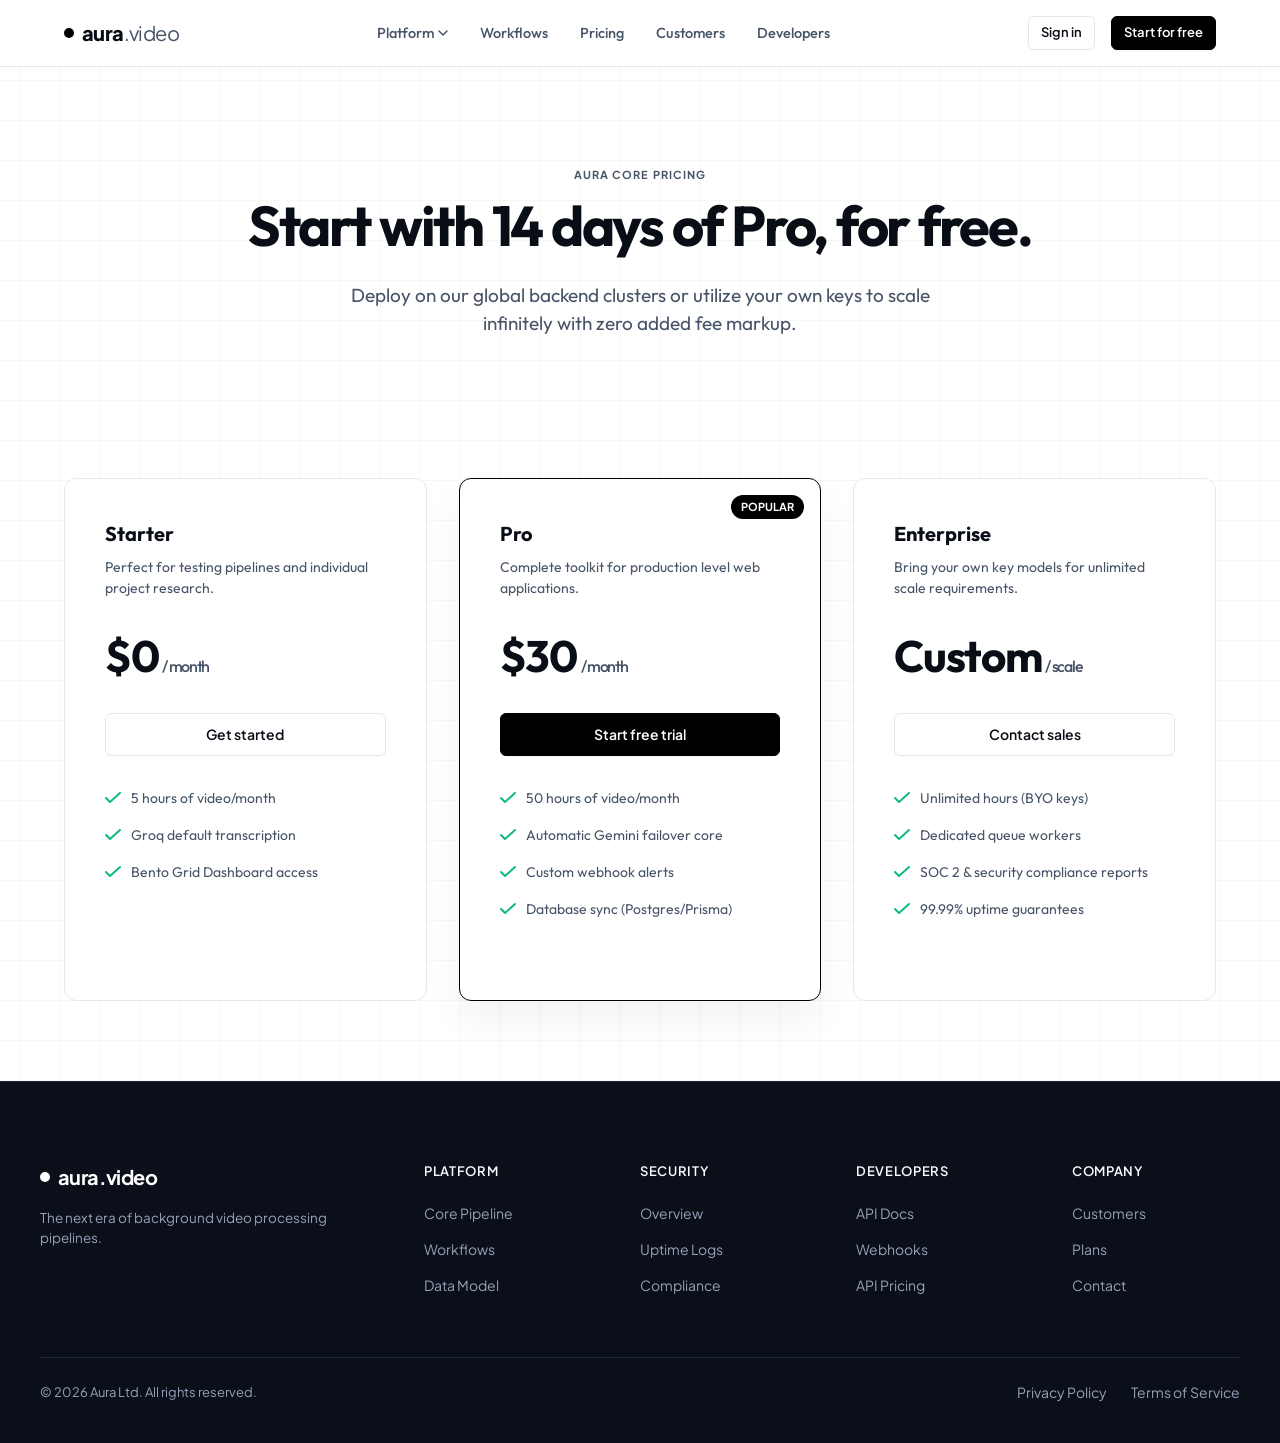
<file: pricing.html>
<!DOCTYPE html>
<html lang="en">
<head>
  <meta charset="UTF-8">
  <meta name="viewport" content="width=device-width, initial-scale=1.0">
  <title>Pricing Plans — Aura Video Analyzer Tiers & BYO Keys</title>
  <link rel="stylesheet" href="css/style.css">
</head>
<body>

  <!-- Navigation Header -->
  <header class="main-header">
    <div class="header-container">
      <a href="index.html" class="logo-link">
        <span class="logo-dot"></span>
        <span class="logo-text">aura<span>.video</span></span>
      </a>
      <nav class="main-nav">
        <div class="nav-dropdown">
          <a href="features.html" class="nav-link">
            Platform
            <svg width="10" height="6" viewBox="0 0 10 6" fill="none" xmlns="http://www.w3.org/2000/svg">
              <path d="M1 1L5 5L9 1" stroke="currentColor" stroke-width="1.5" stroke-linecap="round" stroke-linejoin="round"/>
            </svg>
          </a>
          <div class="nav-dropdown-content">
            <a href="features.html" class="dropdown-item">
              <div class="dropdown-item-title">Core Pipeline</div>
              <div class="dropdown-item-desc">MP4 audio extraction & transcription</div>
            </a>
            <a href="workflows.html" class="dropdown-item">
              <div class="dropdown-item-title">Automations</div>
              <div class="dropdown-item-desc">Fallback rules & queue workers</div>
            </a>
            <a href="data-model.html" class="dropdown-item">
              <div class="dropdown-item-title">Universal Context</div>
              <div class="dropdown-item-desc">Prisma & Postgres relational logs</div>
            </a>
          </div>
        </div>
        <a href="workflows.html" class="nav-link">Workflows</a>
        <a href="pricing.html" class="nav-link">Pricing</a>
        <a href="customers.html" class="nav-link">Customers</a>
        <a href="developers.html" class="nav-link">Developers</a>
      </nav>
      <div class="header-ctas">
        <a href="dashboard.html" class="btn btn-secondary btn-sm">Sign in</a>
        <a href="dashboard.html?start=true" class="btn btn-primary btn-sm">Start for free</a>
      </div>
    </div>
  </header>

  <!-- Hero Section -->
  <section class="section-hero">
    <span class="feature-label">AURA CORE PRICING</span>
    <h1 class="hero-title">Start with 14 days of Pro, for free.</h1>
    <p class="hero-subtitle">
      Deploy on our global backend clusters or utilize your own keys to scale infinitely with zero added fee markup.
    </p>
  </section>

  <!-- Pricing Cards -->
  <section class="section-container" style="padding-top:0;">
    <div class="pricing-grid">
      <!-- Tier 1 -->
      <div class="pricing-card">
        <div class="pricing-title">Starter</div>
        <div class="pricing-desc">Perfect for testing pipelines and individual project research.</div>
        <div class="pricing-price">$0<span>/ month</span></div>
        <a href="dashboard.html?start=true" class="btn btn-secondary" style="width:100%;">Get started</a>
        <ul class="pricing-features-list">
          <li class="pricing-feature-item">
            <svg width="16" height="12" viewBox="0 0 16 12" fill="none" xmlns="http://www.w3.org/2000/svg">
              <path d="M1 6L5 10L15 1" stroke="currentColor" stroke-width="2" stroke-linecap="round" stroke-linejoin="round"/>
            </svg>
            5 hours of video/month
          </li>
          <li class="pricing-feature-item">
            <svg width="16" height="12" viewBox="0 0 16 12" fill="none" xmlns="http://www.w3.org/2000/svg">
              <path d="M1 6L5 10L15 1" stroke="currentColor" stroke-width="2" stroke-linecap="round" stroke-linejoin="round"/>
            </svg>
            Groq default transcription
          </li>
          <li class="pricing-feature-item">
            <svg width="16" height="12" viewBox="0 0 16 12" fill="none" xmlns="http://www.w3.org/2000/svg">
              <path d="M1 6L5 10L15 1" stroke="currentColor" stroke-width="2" stroke-linecap="round" stroke-linejoin="round"/>
            </svg>
            Bento Grid Dashboard access
          </li>
        </ul>
      </div>

      <!-- Tier 2 -->
      <div class="pricing-card popular">
        <div class="pricing-title">Pro</div>
        <div class="pricing-desc">Complete toolkit for production level web applications.</div>
        <div class="pricing-price">$30<span>/ month</span></div>
        <a href="dashboard.html?start=true" class="btn btn-primary" style="width:100%;">Start free trial</a>
        <ul class="pricing-features-list">
          <li class="pricing-feature-item">
            <svg width="16" height="12" viewBox="0 0 16 12" fill="none" xmlns="http://www.w3.org/2000/svg">
              <path d="M1 6L5 10L15 1" stroke="currentColor" stroke-width="2" stroke-linecap="round" stroke-linejoin="round"/>
            </svg>
            50 hours of video/month
          </li>
          <li class="pricing-feature-item">
            <svg width="16" height="12" viewBox="0 0 16 12" fill="none" xmlns="http://www.w3.org/2000/svg">
              <path d="M1 6L5 10L15 1" stroke="currentColor" stroke-width="2" stroke-linecap="round" stroke-linejoin="round"/>
            </svg>
            Automatic Gemini failover core
          </li>
          <li class="pricing-feature-item">
            <svg width="16" height="12" viewBox="0 0 16 12" fill="none" xmlns="http://www.w3.org/2000/svg">
              <path d="M1 6L5 10L15 1" stroke="currentColor" stroke-width="2" stroke-linecap="round" stroke-linejoin="round"/>
            </svg>
            Custom webhook alerts
          </li>
          <li class="pricing-feature-item">
            <svg width="16" height="12" viewBox="0 0 16 12" fill="none" xmlns="http://www.w3.org/2000/svg">
              <path d="M1 6L5 10L15 1" stroke="currentColor" stroke-width="2" stroke-linecap="round" stroke-linejoin="round"/>
            </svg>
            Database sync (Postgres/Prisma)
          </li>
        </ul>
      </div>

      <!-- Tier 3 -->
      <div class="pricing-card">
        <div class="pricing-title">Enterprise</div>
        <div class="pricing-desc">Bring your own key models for unlimited scale requirements.</div>
        <div class="pricing-price">Custom<span>/ scale</span></div>
        <a href="developers.html" class="btn btn-secondary" style="width:100%;">Contact sales</a>
        <ul class="pricing-features-list">
          <li class="pricing-feature-item">
            <svg width="16" height="12" viewBox="0 0 16 12" fill="none" xmlns="http://www.w3.org/2000/svg">
              <path d="M1 6L5 10L15 1" stroke="currentColor" stroke-width="2" stroke-linecap="round" stroke-linejoin="round"/>
            </svg>
            Unlimited hours (BYO keys)
          </li>
          <li class="pricing-feature-item">
            <svg width="16" height="12" viewBox="0 0 16 12" fill="none" xmlns="http://www.w3.org/2000/svg">
              <path d="M1 6L5 10L15 1" stroke="currentColor" stroke-width="2" stroke-linecap="round" stroke-linejoin="round"/>
            </svg>
            Dedicated queue workers
          </li>
          <li class="pricing-feature-item">
            <svg width="16" height="12" viewBox="0 0 16 12" fill="none" xmlns="http://www.w3.org/2000/svg">
              <path d="M1 6L5 10L15 1" stroke="currentColor" stroke-width="2" stroke-linecap="round" stroke-linejoin="round"/>
            </svg>
            SOC 2 & security compliance reports
          </li>
          <li class="pricing-feature-item">
            <svg width="16" height="12" viewBox="0 0 16 12" fill="none" xmlns="http://www.w3.org/2000/svg">
              <path d="M1 6L5 10L15 1" stroke="currentColor" stroke-width="2" stroke-linecap="round" stroke-linejoin="round"/>
            </svg>
            99.99% uptime guarantees
          </li>
        </ul>
      </div>
    </div>
  </section>

  <!-- Footer -->
  <footer class="main-footer">
    <div class="footer-container">
      <div class="footer-brand">
        <a href="index.html" class="footer-logo">
          <span class="footer-logo-dot"></span>
          <span>aura.video</span>
        </a>
        <p class="footer-copy">The next era of background video processing pipelines.</p>
      </div>
      <div>
        <h4 class="footer-links-title">Platform</h4>
        <ul class="footer-links-list">
          <li><a href="features.html" class="footer-link">Core Pipeline</a></li>
          <li><a href="workflows.html" class="footer-link">Workflows</a></li>
          <li><a href="data-model.html" class="footer-link">Data Model</a></li>
        </ul>
      </div>
      <div>
        <h4 class="footer-links-title">Security</h4>
        <ul class="footer-links-list">
          <li><a href="security.html" class="footer-link">Overview</a></li>
          <li><a href="security.html" class="footer-link">Uptime Logs</a></li>
          <li><a href="security.html" class="footer-link">Compliance</a></li>
        </ul>
      </div>
      <div>
        <h4 class="footer-links-title">Developers</h4>
        <ul class="footer-links-list">
          <li><a href="developers.html" class="footer-link">API Docs</a></li>
          <li><a href="developers.html" class="footer-link">Webhooks</a></li>
          <li><a href="pricing.html" class="footer-link">API Pricing</a></li>
        </ul>
      </div>
      <div>
        <h4 class="footer-links-title">Company</h4>
        <ul class="footer-links-list">
          <li><a href="customers.html" class="footer-link">Customers</a></li>
          <li><a href="pricing.html" class="footer-link">Plans</a></li>
          <li><a href="index.html" class="footer-link">Contact</a></li>
        </ul>
      </div>
    </div>
    <div class="footer-bottom">
      <span>&copy; 2026 Aura Ltd. All rights reserved.</span>
      <div style="display:flex; gap:24px;">
        <a href="#" class="footer-link">Privacy Policy</a>
        <a href="#" class="footer-link">Terms of Service</a>
      </div>
    </div>
  </footer>

  <script src="js/app.js"></script>
</body>
</html>
</file>
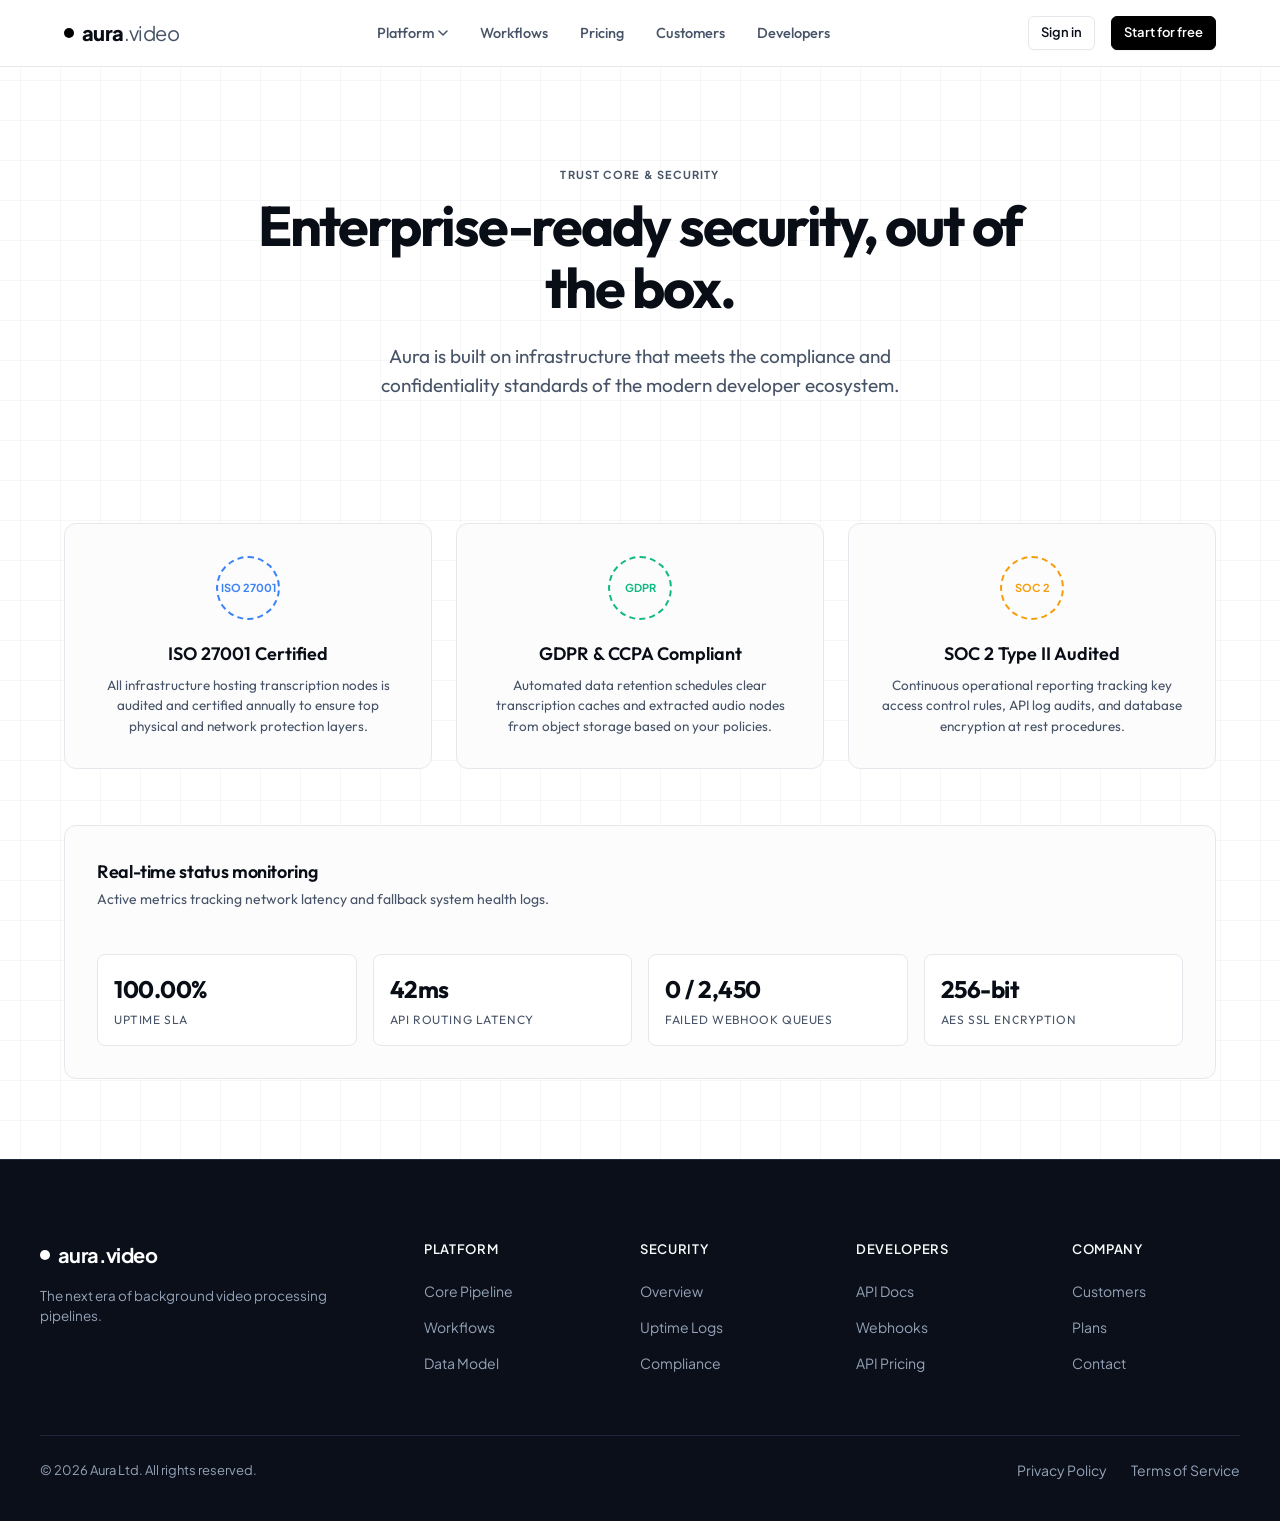
<file: security.html>
<!DOCTYPE html>
<html lang="en">
<head>
  <meta charset="UTF-8">
  <meta name="viewport" content="width=device-width, initial-scale=1.0">
  <title>Security & Compliance — Aura Video Analyzer Trust Core</title>
  <link rel="stylesheet" href="css/style.css">
  <style>
    .compliance-grid {
      display: grid;
      grid-template-columns: repeat(3, 1fr);
      gap: 24px;
      margin-top: 32px;
    }
    @media (max-width: 768px) {
      .compliance-grid {
        grid-template-columns: 1fr;
      }
    }
    .compliance-item {
      border: 1px solid var(--border-color);
      background-color: var(--bg-card);
      border-radius: 12px;
      padding: 32px;
      text-align: center;
      transition: all var(--transition-fast);
    }
    .compliance-item:hover {
      border-color: var(--text-primary);
    }
    .compliance-badge {
      width: 64px;
      height: 64px;
      border: 2px dashed #94a3b8;
      border-radius: 50%;
      display: inline-flex;
      align-items: center;
      justify-content: center;
      font-size: 11px;
      font-weight: 700;
      color: var(--text-secondary);
      margin-bottom: 20px;
      text-transform: uppercase;
      font-family: var(--font-sans);
    }
    .compliance-badge.iso { border-color: #3b82f6; color: #3b82f6; }
    .compliance-badge.gdpr { border-color: #10b981; color: #10b981; }
    .compliance-badge.soc { border-color: #f59e0b; color: #f59e0b; }
  </style>
</head>
<body>

  <!-- Navigation Header -->
  <header class="main-header">
    <div class="header-container">
      <a href="index.html" class="logo-link">
        <span class="logo-dot"></span>
        <span class="logo-text">aura<span>.video</span></span>
      </a>
      <nav class="main-nav">
        <div class="nav-dropdown">
          <a href="features.html" class="nav-link">
            Platform
            <svg width="10" height="6" viewBox="0 0 10 6" fill="none" xmlns="http://www.w3.org/2000/svg">
              <path d="M1 1L5 5L9 1" stroke="currentColor" stroke-width="1.5" stroke-linecap="round" stroke-linejoin="round"/>
            </svg>
          </a>
          <div class="nav-dropdown-content">
            <a href="features.html" class="dropdown-item">
              <div class="dropdown-item-title">Core Pipeline</div>
              <div class="dropdown-item-desc">MP4 audio extraction & transcription</div>
            </a>
            <a href="workflows.html" class="dropdown-item">
              <div class="dropdown-item-title">Automations</div>
              <div class="dropdown-item-desc">Fallback rules & queue workers</div>
            </a>
            <a href="data-model.html" class="dropdown-item">
              <div class="dropdown-item-title">Universal Context</div>
              <div class="dropdown-item-desc">Prisma & Postgres relational logs</div>
            </a>
          </div>
        </div>
        <a href="workflows.html" class="nav-link">Workflows</a>
        <a href="pricing.html" class="nav-link">Pricing</a>
        <a href="customers.html" class="nav-link">Customers</a>
        <a href="developers.html" class="nav-link">Developers</a>
      </nav>
      <div class="header-ctas">
        <a href="dashboard.html" class="btn btn-secondary btn-sm">Sign in</a>
        <a href="dashboard.html?start=true" class="btn btn-primary btn-sm">Start for free</a>
      </div>
    </div>
  </header>

  <!-- Hero Section -->
  <section class="section-hero">
    <span class="feature-label">TRUST CORE & SECURITY</span>
    <h1 class="hero-title">Enterprise-ready security, out of the box.</h1>
    <p class="hero-subtitle">
      Aura is built on infrastructure that meets the compliance and confidentiality standards of the modern developer ecosystem.
    </p>
  </section>

  <!-- Compliance Section -->
  <section class="section-container" style="padding-top:0;">
    <div class="compliance-grid">
      <div class="compliance-item">
        <div class="compliance-badge iso">ISO 27001</div>
        <h3 style="font-size:18px; font-weight:600; margin-bottom:8px;">ISO 27001 Certified</h3>
        <p style="color:var(--text-secondary); font-size:13.5px;">All infrastructure hosting transcription nodes is audited and certified annually to ensure top physical and network protection layers.</p>
      </div>
      <div class="compliance-item">
        <div class="compliance-badge gdpr">GDPR</div>
        <h3 style="font-size:18px; font-weight:600; margin-bottom:8px;">GDPR & CCPA Compliant</h3>
        <p style="color:var(--text-secondary); font-size:13.5px;">Automated data retention schedules clear transcription caches and extracted audio nodes from object storage based on your policies.</p>
      </div>
      <div class="compliance-item">
        <div class="compliance-badge soc">SOC 2</div>
        <h3 style="font-size:18px; font-weight:600; margin-bottom:8px;">SOC 2 Type II Audited</h3>
        <p style="color:var(--text-secondary); font-size:13.5px;">Continuous operational reporting tracking key access control rules, API log audits, and database encryption at rest procedures.</p>
      </div>
    </div>

    <!-- SLA Section -->
    <div class="bento-grid" style="margin-top:56px;">
      <div class="bento-card col-12">
        <div class="bento-card-header">
          <h3 class="bento-card-title">Real-time status monitoring</h3>
          <p class="bento-card-subtitle">Active metrics tracking network latency and fallback system health logs.</p>
        </div>
        <div class="stats-list" style="margin-top:24px;">
          <div class="stat-item">
            <div class="stat-val">100.00%</div>
            <div class="stat-lbl">Uptime SLA</div>
          </div>
          <div class="stat-item">
            <div class="stat-val">42ms</div>
            <div class="stat-lbl">API routing latency</div>
          </div>
          <div class="stat-item">
            <div class="stat-val">0 / 2,450</div>
            <div class="stat-lbl">Failed webhook queues</div>
          </div>
          <div class="stat-item">
            <div class="stat-val">256-bit</div>
            <div class="stat-lbl">AES SSL Encryption</div>
          </div>
        </div>
      </div>
    </div>
  </section>

  <!-- Footer -->
  <footer class="main-footer">
    <div class="footer-container">
      <div class="footer-brand">
        <a href="index.html" class="footer-logo">
          <span class="footer-logo-dot"></span>
          <span>aura.video</span>
        </a>
        <p class="footer-copy">The next era of background video processing pipelines.</p>
      </div>
      <div>
        <h4 class="footer-links-title">Platform</h4>
        <ul class="footer-links-list">
          <li><a href="features.html" class="footer-link">Core Pipeline</a></li>
          <li><a href="workflows.html" class="footer-link">Workflows</a></li>
          <li><a href="data-model.html" class="footer-link">Data Model</a></li>
        </ul>
      </div>
      <div>
        <h4 class="footer-links-title">Security</h4>
        <ul class="footer-links-list">
          <li><a href="security.html" class="footer-link">Overview</a></li>
          <li><a href="security.html" class="footer-link">Uptime Logs</a></li>
          <li><a href="security.html" class="footer-link">Compliance</a></li>
        </ul>
      </div>
      <div>
        <h4 class="footer-links-title">Developers</h4>
        <ul class="footer-links-list">
          <li><a href="developers.html" class="footer-link">API Docs</a></li>
          <li><a href="developers.html" class="footer-link">Webhooks</a></li>
          <li><a href="pricing.html" class="footer-link">API Pricing</a></li>
        </ul>
      </div>
      <div>
        <h4 class="footer-links-title">Company</h4>
        <ul class="footer-links-list">
          <li><a href="customers.html" class="footer-link">Customers</a></li>
          <li><a href="pricing.html" class="footer-link">Plans</a></li>
          <li><a href="index.html" class="footer-link">Contact</a></li>
        </ul>
      </div>
    </div>
    <div class="footer-bottom">
      <span>&copy; 2026 Aura Ltd. All rights reserved.</span>
      <div style="display:flex; gap:24px;">
        <a href="#" class="footer-link">Privacy Policy</a>
        <a href="#" class="footer-link">Terms of Service</a>
      </div>
    </div>
  </footer>

  <script src="js/app.js"></script>
</body>
</html>
</file>
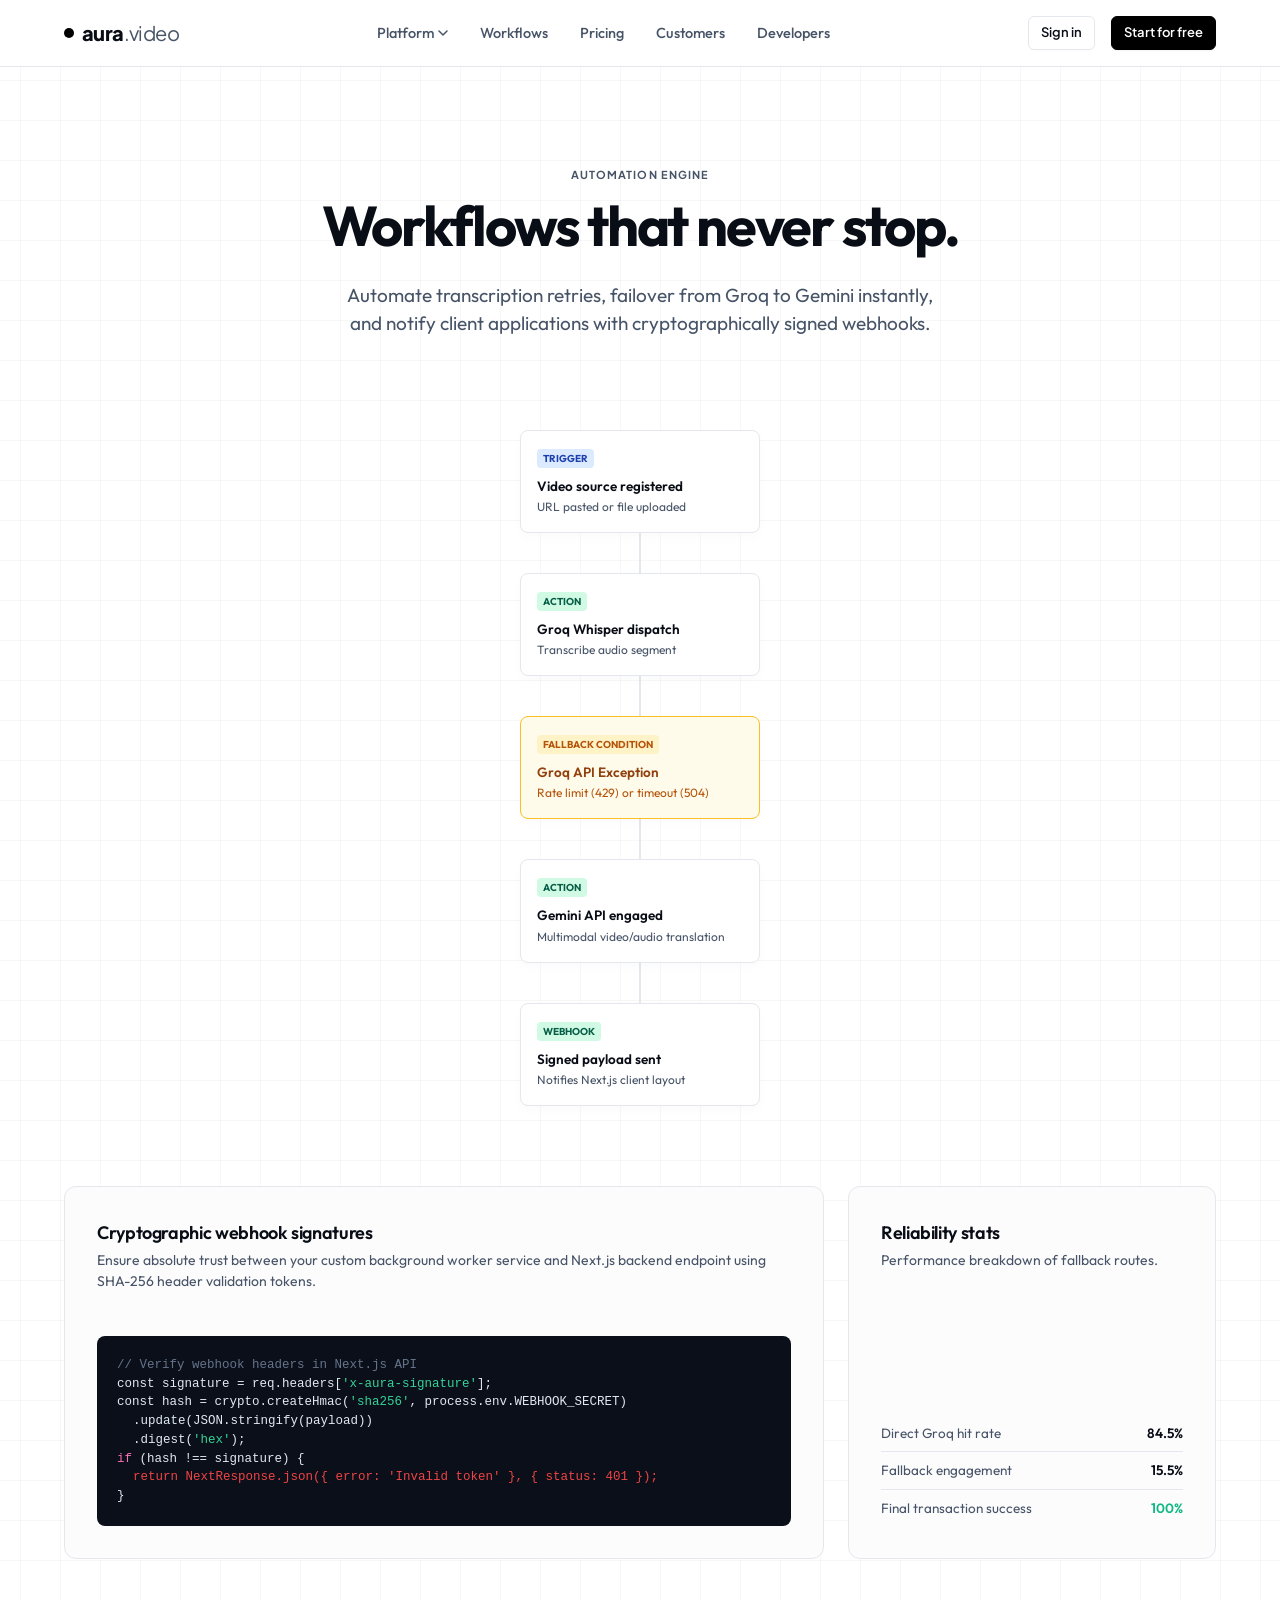
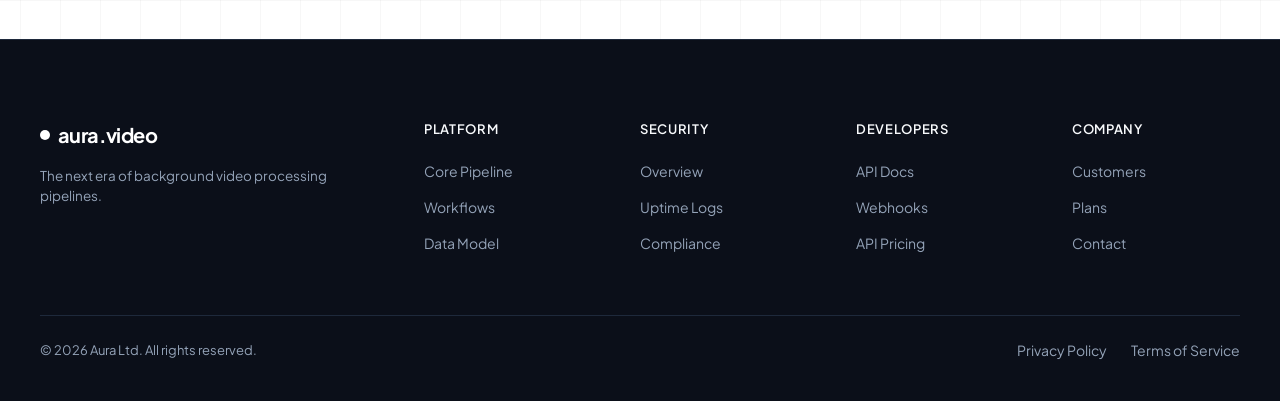
<file: workflows.html>
<!DOCTYPE html>
<html lang="en">
<head>
  <meta charset="UTF-8">
  <meta name="viewport" content="width=device-width, initial-scale=1.0">
  <title>Workflows — Automated Failsafes & Webhook Orchestration</title>
  <link rel="stylesheet" href="css/style.css">
  <style>
    /* Custom flowchart node style matching Attio workflow charts */
    .wf-node {
      border: 1px solid var(--border-color);
      background-color: #ffffff;
      border-radius: 8px;
      padding: 16px;
      width: 240px;
      box-shadow: 0 4px 12px rgba(0,0,0,0.02);
      font-size: 13.5px;
      position: relative;
    }
    .wf-badge {
      display: inline-block;
      padding: 2px 6px;
      font-size: 10px;
      font-weight: 700;
      border-radius: 4px;
      text-transform: uppercase;
      margin-bottom: 8px;
    }
    .wf-badge.trigger { background-color: #dbeafe; color: #1e40af; }
    .wf-badge.action { background-color: #d1fae5; color: #065f46; }
    .wf-badge.fallback { background-color: #fef3c7; color: #92400e; }
    
    .wf-connector {
      width: 2px;
      height: 40px;
      background-color: var(--border-color);
      margin: 0 auto;
    }
  </style>
</head>
<body>

  <!-- Navigation Header -->
  <header class="main-header">
    <div class="header-container">
      <a href="index.html" class="logo-link">
        <span class="logo-dot"></span>
        <span class="logo-text">aura<span>.video</span></span>
      </a>
      <nav class="main-nav">
        <div class="nav-dropdown">
          <a href="features.html" class="nav-link">
            Platform
            <svg width="10" height="6" viewBox="0 0 10 6" fill="none" xmlns="http://www.w3.org/2000/svg">
              <path d="M1 1L5 5L9 1" stroke="currentColor" stroke-width="1.5" stroke-linecap="round" stroke-linejoin="round"/>
            </svg>
          </a>
          <div class="nav-dropdown-content">
            <a href="features.html" class="dropdown-item">
              <div class="dropdown-item-title">Core Pipeline</div>
              <div class="dropdown-item-desc">MP4 audio extraction & transcription</div>
            </a>
            <a href="workflows.html" class="dropdown-item">
              <div class="dropdown-item-title">Automations</div>
              <div class="dropdown-item-desc">Fallback rules & queue workers</div>
            </a>
            <a href="data-model.html" class="dropdown-item">
              <div class="dropdown-item-title">Universal Context</div>
              <div class="dropdown-item-desc">Prisma & Postgres relational logs</div>
            </a>
          </div>
        </div>
        <a href="workflows.html" class="nav-link">Workflows</a>
        <a href="pricing.html" class="nav-link">Pricing</a>
        <a href="customers.html" class="nav-link">Customers</a>
        <a href="developers.html" class="nav-link">Developers</a>
      </nav>
      <div class="header-ctas">
        <a href="dashboard.html" class="btn btn-secondary btn-sm">Sign in</a>
        <a href="dashboard.html?start=true" class="btn btn-primary btn-sm">Start for free</a>
      </div>
    </div>
  </header>

  <!-- Hero Section -->
  <section class="section-hero">
    <span class="feature-label">AUTOMATION ENGINE</span>
    <h1 class="hero-title">Workflows that never stop.</h1>
    <p class="hero-subtitle">
      Automate transcription retries, failover from Groq to Gemini instantly, and notify client applications with cryptographically signed webhooks.
    </p>
  </section>

  <!-- Flowchart Demonstration -->
  <section class="section-container" style="padding-top:0;">
    <div style="display:flex; justify-content:center; align-items:center; flex-direction:column; margin-bottom:80px;">
      
      <!-- Node 1 -->
      <div class="wf-node">
        <span class="wf-badge trigger">Trigger</span>
        <div style="font-weight:600; color:var(--text-primary);">Video source registered</div>
        <div style="color:var(--text-secondary); font-size:12px; margin-top:2px;">URL pasted or file uploaded</div>
      </div>
      
      <div class="wf-connector"></div>
      
      <!-- Node 2 -->
      <div class="wf-node">
        <span class="wf-badge action">Action</span>
        <div style="font-weight:600; color:var(--text-primary);">Groq Whisper dispatch</div>
        <div style="color:var(--text-secondary); font-size:12px; margin-top:2px;">Transcribe audio segment</div>
      </div>
      
      <div class="wf-connector" style="background-image: linear-gradient(to bottom, var(--border-color) 50%, transparent 50%); background-size: 2px 8px;"></div>
      
      <!-- Node 3 (Conditional Fallback) -->
      <div class="wf-node" style="border-color:#fbbf24; background-color:#fffbeb;">
        <span class="wf-badge fallback" style="background-color:#fef3c7; color:#b45309;">Fallback Condition</span>
        <div style="font-weight:600; color:#92400e;">Groq API Exception</div>
        <div style="color:#b45309; font-size:12px; margin-top:2px;">Rate limit (429) or timeout (504)</div>
      </div>
      
      <div class="wf-connector"></div>
      
      <!-- Node 4 -->
      <div class="wf-node">
        <span class="wf-badge action">Action</span>
        <div style="font-weight:600; color:var(--text-primary);">Gemini API engaged</div>
        <div style="color:var(--text-secondary); font-size:12px; margin-top:2px;">Multimodal video/audio translation</div>
      </div>

      <div class="wf-connector"></div>
      
      <!-- Node 5 -->
      <div class="wf-node">
        <span class="wf-badge action">Webhook</span>
        <div style="font-weight:600; color:var(--text-primary);">Signed payload sent</div>
        <div style="color:var(--text-secondary); font-size:12px; margin-top:2px;">Notifies Next.js client layout</div>
      </div>

    </div>

    <!-- Webhook details Bento -->
    <div class="bento-grid">
      <div class="bento-card col-8">
        <div class="bento-card-header">
          <h3 class="bento-card-title">Cryptographic webhook signatures</h3>
          <p class="bento-card-subtitle">Ensure absolute trust between your custom background worker service and Next.js backend endpoint using SHA-256 header validation tokens.</p>
        </div>
        <div style="margin-top:24px; padding:20px; background-color:#0b0f19; border-radius:8px; font-family:monospace; font-size:12.5px; color:#e2e8f0; line-height:1.5;">
          <div><span style="color:#64748b;">// Verify webhook headers in Next.js API</span></div>
          <div>const signature = req.headers[<span style="color:#34d399;">'x-aura-signature'</span>];</div>
          <div>const hash = crypto.createHmac(<span style="color:#34d399;">'sha256'</span>, process.env.WEBHOOK_SECRET)</div>
          <div style="padding-left:16px;">.update(JSON.stringify(payload))</div>
          <div style="padding-left:16px;">.digest(<span style="color:#34d399;">'hex'</span>);</div>
          <div><span style="color:#f472b6;">if</span> (hash !== signature) {</div>
          <div style="padding-left:16px; color:#ef4444;">return NextResponse.json({ error: 'Invalid token' }, { status: 401 });</div>
          <div>}</div>
        </div>
      </div>
      <div class="bento-card col-4">
        <div class="bento-card-header">
          <h3 class="bento-card-title">Reliability stats</h3>
          <p class="bento-card-subtitle">Performance breakdown of fallback routes.</p>
        </div>
        <div style="margin-top:auto;">
          <div style="display:flex; justify-content:space-between; font-size:13.5px; border-bottom: 1px solid var(--border-color); padding: 8px 0;">
            <span style="color:var(--text-secondary);">Direct Groq hit rate</span>
            <span style="font-weight:600;">84.5%</span>
          </div>
          <div style="display:flex; justify-content:space-between; font-size:13.5px; border-bottom: 1px solid var(--border-color); padding: 8px 0;">
            <span style="color:var(--text-secondary);">Fallback engagement</span>
            <span style="font-weight:600;">15.5%</span>
          </div>
          <div style="display:flex; justify-content:space-between; font-size:13.5px; padding: 8px 0;">
            <span style="color:var(--text-secondary);">Final transaction success</span>
            <span style="font-weight:600; color:#10b981;">100%</span>
          </div>
        </div>
      </div>
    </div>
  </section>

  <!-- Footer -->
  <footer class="main-footer">
    <div class="footer-container">
      <div class="footer-brand">
        <a href="index.html" class="footer-logo">
          <span class="footer-logo-dot"></span>
          <span>aura.video</span>
        </a>
        <p class="footer-copy">The next era of background video processing pipelines.</p>
      </div>
      <div>
        <h4 class="footer-links-title">Platform</h4>
        <ul class="footer-links-list">
          <li><a href="features.html" class="footer-link">Core Pipeline</a></li>
          <li><a href="workflows.html" class="footer-link">Workflows</a></li>
          <li><a href="data-model.html" class="footer-link">Data Model</a></li>
        </ul>
      </div>
      <div>
        <h4 class="footer-links-title">Security</h4>
        <ul class="footer-links-list">
          <li><a href="security.html" class="footer-link">Overview</a></li>
          <li><a href="security.html" class="footer-link">Uptime Logs</a></li>
          <li><a href="security.html" class="footer-link">Compliance</a></li>
        </ul>
      </div>
      <div>
        <h4 class="footer-links-title">Developers</h4>
        <ul class="footer-links-list">
          <li><a href="developers.html" class="footer-link">API Docs</a></li>
          <li><a href="developers.html" class="footer-link">Webhooks</a></li>
          <li><a href="pricing.html" class="footer-link">API Pricing</a></li>
        </ul>
      </div>
      <div>
        <h4 class="footer-links-title">Company</h4>
        <ul class="footer-links-list">
          <li><a href="customers.html" class="footer-link">Customers</a></li>
          <li><a href="pricing.html" class="footer-link">Plans</a></li>
          <li><a href="index.html" class="footer-link">Contact</a></li>
        </ul>
      </div>
    </div>
    <div class="footer-bottom">
      <span>&copy; 2026 Aura Ltd. All rights reserved.</span>
      <div style="display:flex; gap:24px;">
        <a href="#" class="footer-link">Privacy Policy</a>
        <a href="#" class="footer-link">Terms of Service</a>
      </div>
    </div>
  </footer>

  <script src="js/app.js"></script>
</body>
</html>
</file>
<file: css/style.css>
/* Aura Video Analyzer Design System (Attio-themed) */
@import url('https://fonts.googleapis.com/css2?family=Outfit:wght@300;400;500;600;700&family=Plus+Jakarta+Sans:wght@300;400;500;600;700&display=swap');

:root {
  --bg-color: #ffffff;
  --bg-card: #fcfcfd;
  --text-primary: #090d16;
  --text-secondary: #475467;
  --border-color: #e4e7ec;
  --accent-color: #000000;
  --accent-hover: #1e1e1e;
  --accent-light: #f4f5f7;
  --primary-glow: rgba(0, 0, 0, 0.05);
  
  --font-family: 'Outfit', -apple-system, BlinkMacSystemFont, "Segoe UI", Roboto, Helvetica, Arial, sans-serif;
  --font-sans: 'Plus Jakarta Sans', sans-serif;
  
  --transition-fast: 0.15s ease;
  --transition-normal: 0.25s cubic-bezier(0.4, 0, 0.2, 1);
}

/* Global Reset */
* {
  box-sizing: border-box;
  margin: 0;
  padding: 0;
}

body {
  background-color: var(--bg-color);
  color: var(--text-primary);
  font-family: var(--font-family);
  font-feature-settings: "cv02", "cv03", "cv04", "cv11";
  line-height: 1.5;
  overflow-x: hidden;
  
  /* Attio-style background technical grid */
  background-image: 
    linear-gradient(to right, rgba(0, 0, 0, 0.03) 1px, transparent 1px),
    linear-gradient(to bottom, rgba(0, 0, 0, 0.03) 1px, transparent 1px);
  background-size: 40px 40px;
  background-position: center top;
}

/* Top Notification Banner */
.notification-banner {
  background-color: var(--accent-color);
  color: #ffffff;
  text-align: center;
  padding: 8px 16px;
  font-size: 13.5px;
  font-weight: 500;
  font-family: var(--font-sans);
  letter-spacing: -0.01em;
  display: flex;
  justify-content: center;
  align-items: center;
  gap: 8px;
  position: relative;
  z-index: 100;
}

.notification-banner a {
  color: #ffffff;
  text-decoration: underline;
  text-underline-offset: 3px;
  transition: opacity var(--transition-fast);
}

.notification-banner a:hover {
  opacity: 0.85;
}

/* Navigation Header */
.main-header {
  border-bottom: 1px solid var(--border-color);
  background-color: rgba(255, 255, 255, 0.8);
  backdrop-filter: blur(12px);
  position: sticky;
  top: 0;
  z-index: 99;
}

.header-container {
  max-width: 1200px;
  margin: 0 auto;
  padding: 16px 24px;
  display: flex;
  justify-content: space-between;
  align-items: center;
}

.logo-link {
  display: flex;
  align-items: center;
  gap: 8px;
  text-decoration: none;
  color: var(--text-primary);
  font-size: 20px;
  font-weight: 700;
  letter-spacing: -0.03em;
}

.logo-dot {
  width: 10px;
  height: 10px;
  background-color: var(--accent-color);
  border-radius: 50%;
  display: inline-block;
}

.logo-text {
  font-family: var(--font-sans);
  font-weight: 800;
}

.logo-text span {
  color: var(--text-secondary);
  font-weight: 400;
}

.main-nav {
  display: flex;
  gap: 32px;
  align-items: center;
}

@media (max-width: 768px) {
  .main-nav {
    display: none;
  }
}

.nav-link {
  text-decoration: none;
  color: var(--text-secondary);
  font-size: 14.5px;
  font-weight: 500;
  transition: color var(--transition-fast);
  display: flex;
  align-items: center;
  gap: 4px;
}

.nav-link:hover {
  color: var(--text-primary);
}

.nav-link svg {
  transition: transform var(--transition-fast);
}

.nav-link:hover svg {
  transform: translateY(1px);
}

.header-ctas {
  display: flex;
  align-items: center;
  gap: 16px;
}

/* Styled Buttons */
.btn {
  display: inline-flex;
  align-items: center;
  justify-content: center;
  padding: 10px 18px;
  border-radius: 6px;
  font-size: 14px;
  font-weight: 600;
  cursor: pointer;
  transition: all var(--transition-fast);
  text-decoration: none;
  font-family: var(--font-sans);
  white-space: nowrap;
}

.btn-sm {
  padding: 6px 12px;
  font-size: 13px;
}

.btn-primary {
  background-color: var(--accent-color);
  color: #ffffff;
  border: 1px solid var(--accent-color);
  box-shadow: 0 1px 2px rgba(0,0,0,0.05);
}

.btn-primary:hover {
  background-color: var(--accent-hover);
  border-color: var(--accent-hover);
}

.btn-secondary {
  background-color: #ffffff;
  color: var(--text-primary);
  border: 1px solid var(--border-color);
  box-shadow: 0 1px 2px rgba(0,0,0,0.02);
}

.btn-secondary:hover {
  background-color: var(--accent-light);
  border-color: var(--text-secondary);
}

/* Layout Containers */
.section-container {
  max-width: 1200px;
  margin: 0 auto;
  padding: 80px 24px;
}

.section-hero {
  padding-top: 100px;
  padding-bottom: 60px;
  text-align: center;
  max-width: 800px;
  margin: 0 auto;
}

.hero-tag {
  display: inline-flex;
  align-items: center;
  gap: 6px;
  background-color: var(--accent-light);
  border: 1px solid var(--border-color);
  padding: 6px 12px;
  border-radius: 20px;
  font-size: 13px;
  font-weight: 500;
  color: var(--text-primary);
  text-decoration: none;
  margin-bottom: 24px;
  transition: background-color var(--transition-fast);
}

.hero-tag:hover {
  background-color: #e8eaee;
}

.hero-tag span {
  color: var(--text-secondary);
}

.hero-title {
  font-size: 56px;
  font-weight: 700;
  line-height: 1.1;
  letter-spacing: -0.04em;
  color: var(--text-primary);
  margin-bottom: 24px;
}

@media (max-width: 768px) {
  .hero-title {
    font-size: 40px;
  }
}

.hero-subtitle {
  font-size: 19px;
  color: var(--text-secondary);
  line-height: 1.5;
  margin-bottom: 32px;
  max-width: 600px;
  margin-left: auto;
  margin-right: auto;
}

.hero-ctas {
  display: flex;
  justify-content: center;
  align-items: center;
  gap: 16px;
  margin-bottom: 60px;
}

/* Bento Grid System */
.bento-grid {
  display: grid;
  grid-template-columns: repeat(12, 1fr);
  gap: 24px;
  width: 100%;
}

.bento-card {
  background-color: var(--bg-card);
  border: 1px solid var(--border-color);
  border-radius: 12px;
  padding: 32px;
  display: flex;
  flex-direction: column;
  position: relative;
  overflow: hidden;
  transition: border-color var(--transition-normal), box-shadow var(--transition-normal);
}

.bento-card:hover {
  border-color: #b3bac5;
  box-shadow: 0 10px 30px rgba(0, 0, 0, 0.02);
}

.bento-card-header {
  margin-bottom: 20px;
}

.bento-card-title {
  font-size: 18px;
  font-weight: 600;
  letter-spacing: -0.02em;
  color: var(--text-primary);
}

.bento-card-subtitle {
  font-size: 14px;
  color: var(--text-secondary);
  margin-top: 4px;
}

/* Asymmetric Span Classes */
.col-12 { grid-column: span 12; }
.col-8 { grid-column: span 8; }
.col-6 { grid-column: span 6; }
.col-4 { grid-column: span 4; }
.col-3 { grid-column: span 3; }

@media (max-width: 1024px) {
  .col-8, .col-4, .col-6, .col-3 {
    grid-column: span 6;
  }
}

@media (max-width: 768px) {
  .col-8, .col-4, .col-6, .col-3 {
    grid-column: span 12;
  }
}

/* Custom Interactive Console Demo */
.console-card {
  background: #ffffff;
  border: 1px solid var(--border-color);
  border-radius: 12px;
  box-shadow: 0 20px 40px rgba(0, 0, 0, 0.04);
  max-width: 900px;
  margin: 0 auto 80px auto;
  overflow: hidden;
}

.console-tabs {
  display: flex;
  border-bottom: 1px solid var(--border-color);
  background: var(--bg-card);
}

.console-tab {
  padding: 16px 24px;
  font-size: 13.5px;
  font-weight: 600;
  color: var(--text-secondary);
  border-right: 1px solid var(--border-color);
  cursor: pointer;
  user-select: none;
  transition: all var(--transition-fast);
  background: transparent;
  border-bottom: 2px solid transparent;
}

.console-tab.active {
  background: #ffffff;
  color: var(--text-primary);
  border-bottom: 2px solid var(--accent-color);
}

.console-body {
  padding: 40px;
  min-height: 320px;
  display: flex;
  flex-direction: column;
  justify-content: center;
}

.input-group {
  display: flex;
  gap: 12px;
  max-width: 680px;
  margin: 0 auto;
  width: 100%;
}

.console-input {
  flex: 1;
  padding: 14px 18px;
  border: 1px solid var(--border-color);
  border-radius: 6px;
  font-size: 15px;
  font-family: var(--font-sans);
  outline: none;
  transition: border-color var(--transition-fast);
}

.console-input:focus {
  border-color: var(--accent-color);
}

.dropzone {
  border: 2px dashed var(--border-color);
  border-radius: 8px;
  padding: 40px 20px;
  text-align: center;
  cursor: pointer;
  background-color: var(--bg-card);
  transition: all var(--transition-fast);
  max-width: 680px;
  margin: 0 auto;
  width: 100%;
}

.dropzone:hover {
  border-color: var(--accent-color);
  background-color: #ffffff;
}

.dropzone svg {
  margin-bottom: 12px;
  color: var(--text-secondary);
}

/* Logos Grid */
.logos-container {
  border-top: 1px solid var(--border-color);
  border-bottom: 1px solid var(--border-color);
  padding: 24px 0;
  margin-bottom: 80px;
}

.logos-grid {
  display: flex;
  justify-content: space-around;
  align-items: center;
  flex-wrap: wrap;
  gap: 32px;
  max-width: 1200px;
  margin: 0 auto;
  padding: 0 24px;
}

.logo-item {
  font-family: var(--font-sans);
  font-weight: 800;
  font-size: 18px;
  letter-spacing: -0.04em;
  color: #c1c7d0;
  display: flex;
  align-items: center;
  gap: 6px;
  user-select: none;
}

.logo-item:hover {
  color: var(--text-primary);
}

/* Interactive Simulator Terminal */
.terminal-container {
  background-color: #0b0f19;
  color: #a5b4fc;
  border-radius: 8px;
  font-family: monospace;
  padding: 20px;
  font-size: 13px;
  line-height: 1.6;
  max-width: 680px;
  margin: 0 auto;
  text-align: left;
  box-shadow: inset 0 2px 8px rgba(0,0,0,0.5);
  height: 200px;
  overflow-y: auto;
}

.terminal-line {
  margin-bottom: 4px;
  border-left: 2px solid transparent;
  padding-left: 8px;
}

.terminal-line.success { color: #34d399; }
.terminal-line.warning { color: #fbbf24; }
.terminal-line.error { color: #f87171; border-color: #f87171; }
.terminal-line.info { color: #60a5fa; }

/* Progress animation */
.progress-bar-container {
  width: 100%;
  height: 6px;
  background-color: #e4e7ec;
  border-radius: 3px;
  overflow: hidden;
  margin: 20px 0;
}

.progress-bar-fill {
  height: 100%;
  width: 0%;
  background-color: var(--accent-color);
  transition: width 0.4s ease;
}

/* Feature Showcase Styles */
.features-section {
  display: flex;
  flex-direction: column;
  gap: 120px;
}

.feature-row {
  display: flex;
  align-items: center;
  gap: 60px;
}

.feature-row:nth-child(even) {
  flex-direction: row-reverse;
}

@media (max-width: 768px) {
  .feature-row, .feature-row:nth-child(even) {
    flex-direction: column;
    gap: 32px;
  }
}

.feature-content {
  flex: 1;
}

.feature-visual {
  flex: 1;
  background-color: var(--bg-card);
  border: 1px solid var(--border-color);
  border-radius: 12px;
  aspect-ratio: 1.5;
  display: flex;
  align-items: center;
  justify-content: center;
  overflow: hidden;
  position: relative;
}

.feature-visual img, .feature-visual svg {
  max-width: 90%;
  max-height: 90%;
}

.feature-label {
  font-family: var(--font-sans);
  text-transform: uppercase;
  font-size: 11px;
  font-weight: 700;
  letter-spacing: 0.1em;
  color: var(--text-secondary);
  margin-bottom: 12px;
  display: block;
}

.feature-title {
  font-size: 32px;
  font-weight: 700;
  letter-spacing: -0.03em;
  color: var(--text-primary);
  margin-bottom: 16px;
  line-height: 1.2;
}

.feature-description {
  font-size: 16.5px;
  color: var(--text-secondary);
  line-height: 1.6;
  margin-bottom: 24px;
}

/* Code block tab style */
.code-window {
  background-color: #0b0f19;
  border-radius: 8px;
  border: 1px solid #1e293b;
  overflow: hidden;
  box-shadow: 0 10px 30px rgba(0, 0, 0, 0.1);
  width: 100%;
}

.code-header {
  background-color: #020617;
  padding: 12px 16px;
  display: flex;
  align-items: center;
  justify-content: space-between;
  border-bottom: 1px solid #1e293b;
}

.code-dots {
  display: flex;
  gap: 6px;
}

.code-dot-item {
  width: 10px;
  height: 10px;
  border-radius: 50%;
  background-color: #ef4444;
}
.code-dot-item:nth-child(2) { background-color: #f59e0b; }
.code-dot-item:nth-child(3) { background-color: #10b981; }

.code-lang-tabs {
  display: flex;
  gap: 16px;
}

.code-lang-tab {
  color: #94a3b8;
  font-size: 12px;
  cursor: pointer;
  font-family: var(--font-sans);
  font-weight: 500;
}

.code-lang-tab.active {
  color: #f8fafc;
}

.code-body {
  padding: 20px;
  margin: 0;
  overflow-x: auto;
}

.code-body pre {
  font-family: Consolas, Monaco, "Andale Mono", "Ubuntu Mono", monospace;
  font-size: 13.5px;
  color: #e2e8f0;
  line-height: 1.6;
}

.code-keyword { color: #f472b6; }
.code-string { color: #34d399; }
.code-function { color: #60a5fa; }
.code-comment { color: #64748b; }
.code-variable { color: #f8fafc; }

/* Pricing Cards styling */
.pricing-grid {
  display: grid;
  grid-template-columns: repeat(3, 1fr);
  gap: 32px;
  margin-top: 48px;
}

@media (max-width: 900px) {
  .pricing-grid {
    grid-template-columns: 1fr;
  }
}

.pricing-card {
  background-color: #ffffff;
  border: 1px solid var(--border-color);
  border-radius: 12px;
  padding: 40px;
  display: flex;
  flex-direction: column;
  position: relative;
  transition: all var(--transition-normal);
}

.pricing-card.popular {
  border-color: var(--accent-color);
  box-shadow: 0 20px 40px rgba(0, 0, 0, 0.05);
}

.pricing-card.popular::before {
  content: "Popular";
  position: absolute;
  top: 16px;
  right: 16px;
  background-color: var(--accent-color);
  color: #ffffff;
  font-size: 11px;
  font-weight: 700;
  padding: 4px 10px;
  border-radius: 20px;
  font-family: var(--font-sans);
  text-transform: uppercase;
}

.pricing-title {
  font-size: 20px;
  font-weight: 700;
  color: var(--text-primary);
  margin-bottom: 8px;
}

.pricing-desc {
  font-size: 14px;
  color: var(--text-secondary);
  margin-bottom: 24px;
  min-height: 42px;
}

.pricing-price {
  font-size: 44px;
  font-weight: 700;
  color: var(--text-primary);
  margin-bottom: 24px;
  display: flex;
  align-items: baseline;
  letter-spacing: -0.03em;
}

.pricing-price span {
  font-size: 16px;
  font-weight: 500;
  color: var(--text-secondary);
  margin-left: 4px;
}

.pricing-features-list {
  list-style: none;
  margin-top: 32px;
  margin-bottom: 40px;
  display: flex;
  flex-direction: column;
  gap: 16px;
  flex-grow: 1;
}

.pricing-feature-item {
  display: flex;
  align-items: center;
  gap: 10px;
  font-size: 14px;
  color: var(--text-secondary);
}

.pricing-feature-item svg {
  color: #10b981;
  flex-shrink: 0;
}

/* Footer layout */
.main-footer {
  background-color: #0b0f19;
  color: #94a3b8;
  border-top: 1px solid #1e293b;
  padding: 80px 24px 40px 24px;
  font-family: var(--font-sans);
}

.footer-container {
  max-width: 1200px;
  margin: 0 auto;
  display: grid;
  grid-template-columns: 2fr repeat(4, 1fr);
  gap: 48px;
}

@media (max-width: 768px) {
  .footer-container {
    grid-template-columns: 1fr;
    gap: 32px;
  }
}

.footer-brand {
  display: flex;
  flex-direction: column;
  gap: 16px;
}

.footer-logo {
  color: #ffffff;
  font-size: 20px;
  font-weight: 700;
  text-decoration: none;
  display: flex;
  align-items: center;
  gap: 8px;
  letter-spacing: -0.03em;
}

.footer-logo-dot {
  width: 10px;
  height: 10px;
  background-color: #ffffff;
  border-radius: 50%;
}

.footer-copy {
  font-size: 13.5px;
  line-height: 1.5;
}

.footer-links-title {
  color: #f8fafc;
  font-size: 13px;
  font-weight: 600;
  text-transform: uppercase;
  letter-spacing: 0.05em;
  margin-bottom: 20px;
}

.footer-links-list {
  list-style: none;
  display: flex;
  flex-direction: column;
  gap: 12px;
}

.footer-link {
  color: #94a3b8;
  text-decoration: none;
  font-size: 14px;
  transition: color var(--transition-fast);
}

.footer-link:hover {
  color: #ffffff;
}

.footer-bottom {
  max-width: 1200px;
  margin: 60px auto 0 auto;
  border-top: 1px solid #1e293b;
  padding-top: 24px;
  display: flex;
  justify-content: space-between;
  align-items: center;
  font-size: 13px;
}

@media (max-width: 768px) {
  .footer-bottom {
    flex-direction: column;
    gap: 16px;
    align-items: flex-start;
  }
}

/* Dashboard Layout */
.dashboard-layout {
  display: grid;
  grid-template-columns: 240px 1fr;
  min-height: 100vh;
}

@media (max-width: 768px) {
  .dashboard-layout {
    grid-template-columns: 1fr;
  }
}

.sidebar {
  border-right: 1px solid var(--border-color);
  background-color: var(--bg-card);
  padding: 24px;
  display: flex;
  flex-direction: column;
  gap: 32px;
}

.sidebar-menu {
  display: flex;
  flex-direction: column;
  gap: 8px;
  list-style: none;
}

.sidebar-menu-item a {
  display: flex;
  align-items: center;
  gap: 12px;
  padding: 10px 12px;
  border-radius: 6px;
  text-decoration: none;
  color: var(--text-secondary);
  font-size: 14.5px;
  font-weight: 500;
  transition: all var(--transition-fast);
}

.sidebar-menu-item.active a, .sidebar-menu-item a:hover {
  color: var(--text-primary);
  background-color: var(--accent-light);
}

.dashboard-content {
  padding: 40px;
  overflow-y: auto;
}

.dashboard-header {
  display: flex;
  justify-content: space-between;
  align-items: center;
  margin-bottom: 32px;
}

.dashboard-title-group h1 {
  font-size: 28px;
  font-weight: 700;
  letter-spacing: -0.03em;
}

.dashboard-title-group p {
  color: var(--text-secondary);
  font-size: 14.5px;
}

/* Bento Dashboard view */
.dashboard-bento-grid {
  display: grid;
  grid-template-columns: repeat(12, 1fr);
  gap: 20px;
  width: 100%;
}

/* Detailed Bento Dashboard components */
.bento-video-player {
  background-color: #000000;
  border-radius: 8px;
  width: 100%;
  aspect-ratio: 16/9;
  overflow: hidden;
  position: relative;
  box-shadow: 0 8px 24px rgba(0,0,0,0.15);
}

.bento-video-player iframe, .bento-video-player video {
  width: 100%;
  height: 100%;
  border: none;
}

.transcript-search-box {
  margin-bottom: 16px;
  position: relative;
}

.transcript-search-input {
  width: 100%;
  padding: 10px 14px 10px 36px;
  border: 1px solid var(--border-color);
  border-radius: 6px;
  font-size: 14px;
  outline: none;
  transition: border-color var(--transition-fast);
}

.transcript-search-input:focus {
  border-color: var(--accent-color);
}

.transcript-search-icon {
  position: absolute;
  left: 12px;
  top: 50%;
  transform: translateY(-50%);
  color: var(--text-secondary);
  pointer-events: none;
}

.transcript-list {
  height: 300px;
  overflow-y: auto;
  display: flex;
  flex-direction: column;
  gap: 12px;
  padding-right: 8px;
}

.transcript-segment {
  display: flex;
  gap: 16px;
  padding: 8px;
  border-radius: 6px;
  transition: background-color var(--transition-fast);
  cursor: pointer;
}

.transcript-segment:hover {
  background-color: var(--accent-light);
}

.transcript-timestamp {
  font-family: monospace;
  font-size: 13px;
  font-weight: 600;
  color: var(--text-primary);
  background-color: #f1f5f9;
  padding: 2px 6px;
  border-radius: 4px;
  height: fit-content;
}

.transcript-text {
  font-size: 14px;
  color: var(--text-secondary);
  line-height: 1.5;
}

.transcript-text mark {
  background-color: #fef08a;
  color: #1e293b;
  padding: 0 2px;
  border-radius: 2px;
}

.step-list {
  display: flex;
  flex-direction: column;
  gap: 16px;
}

.step-item {
  display: flex;
  gap: 16px;
  padding: 16px;
  background-color: #ffffff;
  border: 1px solid var(--border-color);
  border-radius: 8px;
  transition: all var(--transition-fast);
}

.step-item:hover {
  border-color: var(--accent-color);
  transform: translateX(2px);
}

.step-number {
  width: 24px;
  height: 24px;
  background-color: var(--accent-color);
  color: #ffffff;
  border-radius: 50%;
  display: flex;
  align-items: center;
  justify-content: center;
  font-size: 12px;
  font-weight: 700;
  flex-shrink: 0;
  font-family: var(--font-sans);
}

.step-details h4 {
  font-size: 15px;
  font-weight: 600;
  color: var(--text-primary);
  display: flex;
  align-items: center;
  gap: 8px;
}

.step-details p {
  font-size: 13.5px;
  color: var(--text-secondary);
  margin-top: 4px;
}

.step-badge {
  font-size: 11px;
  font-weight: 600;
  background-color: var(--accent-light);
  color: var(--text-primary);
  padding: 2px 6px;
  border-radius: 4px;
  font-family: monospace;
}

/* Key moment tags */
.moment-tags {
  display: flex;
  flex-wrap: wrap;
  gap: 8px;
  margin-top: 16px;
}

.moment-tag {
  background-color: var(--accent-light);
  border: 1px solid var(--border-color);
  padding: 4px 10px;
  border-radius: 6px;
  font-size: 12.5px;
  font-weight: 500;
  color: var(--text-primary);
  text-decoration: none;
  transition: all var(--transition-fast);
  cursor: pointer;
}

.moment-tag:hover {
  background-color: var(--accent-color);
  color: #ffffff;
  border-color: var(--accent-color);
}

/* Dashboard pipeline simulator active styles */
.simulator-active-layer {
  display: none;
  flex-direction: column;
  gap: 24px;
  align-items: center;
  text-align: center;
  padding: 60px 20px;
  max-width: 680px;
  margin: 0 auto;
}

.simulator-spinner {
  width: 48px;
  height: 48px;
  border: 3px solid var(--border-color);
  border-top-color: var(--accent-color);
  border-radius: 50%;
  animation: spin 1s linear infinite;
}

@keyframes spin {
  to { transform: rotate(360deg); }
}

.simulator-headline {
  font-size: 20px;
  font-weight: 600;
  margin-top: 16px;
  letter-spacing: -0.02em;
}

.simulator-subhead {
  color: var(--text-secondary);
  font-size: 14px;
  margin-bottom: 12px;
}

/* Stats list component */
.stats-list {
  display: grid;
  grid-template-columns: repeat(4, 1fr);
  gap: 16px;
  width: 100%;
}

@media (max-width: 768px) {
  .stats-list {
    grid-template-columns: repeat(2, 1fr);
  }
}

.stat-item {
  padding: 16px;
  background-color: #ffffff;
  border: 1px solid var(--border-color);
  border-radius: 8px;
}

.stat-val {
  font-size: 24px;
  font-weight: 700;
  color: var(--text-primary);
  letter-spacing: -0.02em;
}

.stat-lbl {
  font-size: 12px;
  color: var(--text-secondary);
  text-transform: uppercase;
  letter-spacing: 0.05em;
  margin-top: 4px;
}

/* Dropdown styling */
.nav-dropdown {
  position: relative;
  display: inline-block;
}

.nav-dropdown-content {
  display: none;
  position: absolute;
  background-color: #ffffff;
  min-width: 220px;
  box-shadow: 0 10px 30px rgba(0,0,0,0.08);
  border: 1px solid var(--border-color);
  border-radius: 8px;
  padding: 12px;
  z-index: 101;
  top: 100%;
  left: 50%;
  transform: translateX(-50%) translateY(8px);
}

.nav-dropdown:hover .nav-dropdown-content {
  display: block;
}

.dropdown-item {
  color: var(--text-secondary);
  padding: 8px 12px;
  text-decoration: none;
  display: block;
  font-size: 13.5px;
  font-weight: 500;
  border-radius: 6px;
  transition: all var(--transition-fast);
}

.dropdown-item:hover {
  background-color: var(--accent-light);
  color: var(--text-primary);
}

.dropdown-item-title {
  font-weight: 600;
  color: var(--text-primary);
}

.dropdown-item-desc {
  font-size: 11.5px;
  color: var(--text-secondary);
  margin-top: 2px;
}
</file>
